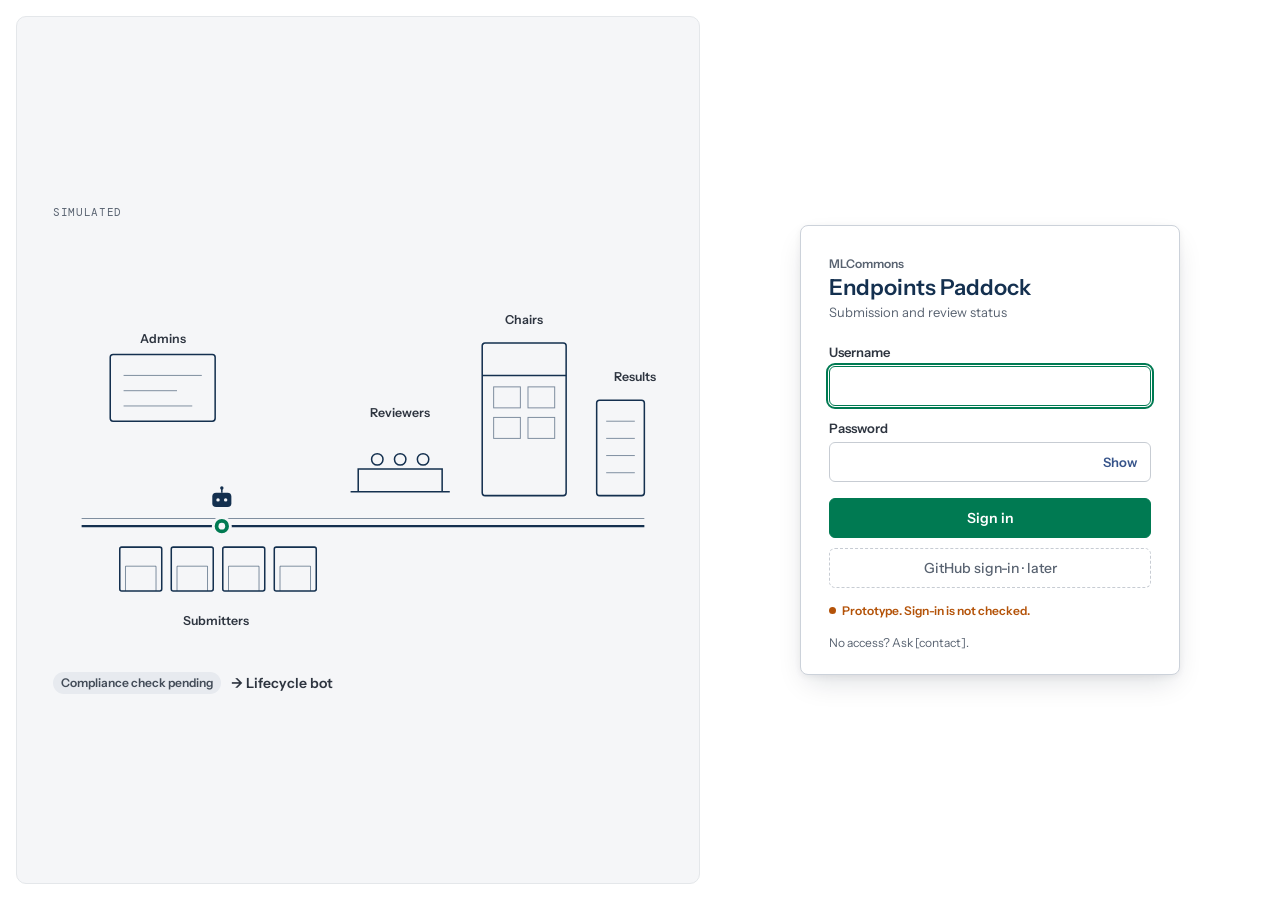
<file: docs/index.html>
<!doctype html>
<html lang="en">
<head>
<meta charset="utf-8">
<meta name="viewport" content="width=device-width, initial-scale=1">
<title>Endpoints Paddock</title>
<meta name="description" content="Sign-in page for Endpoints Paddock. Prototype with simulated data; sign-in is not checked.">
<script>
  // Apply the theme before first paint (same cookie as the status page).
  (function () {
    try {
      var m = document.cookie.match(/(?:^|; )theme=([^;]*)/);
      // Light unless dark was chosen.
      document.documentElement.setAttribute('data-theme', m && m[1] === 'dark' ? 'dark' : 'light');
    } catch (e) { /* ignore */ }
  })();
</script>
<link rel="preconnect" href="https://fonts.googleapis.com">
<link rel="preconnect" href="https://fonts.gstatic.com" crossorigin>
<link rel="stylesheet" href="https://fonts.googleapis.com/css2?family=DM+Mono:wght@400;500&family=Instrument+Sans:wght@400..700&display=swap">
<style>
:root {
  --bg: #ffffff; --bg-band: #f5f6f8; --bg-card: #ffffff; --bg-input: #ffffff;
  --line: #e4e7ea; --line-table: #ccd2da; --line-control: #c7ccd3;
  --text: #434c58; --text-strong: #2e3540; --text-muted: #596371;
  --navy: #14304f; --action: #007a52; --btn: #007a52; --btn-hover: #006644; --link: #37548a; --focus: #007a52;
  --soon: #b45309; --mint: #ccebd4;
  --slate-fg:#434c58; --slate-bg:#e7eaef; --blue-fg:#1e40af; --blue-bg:#dbeafe; --violet-fg:#5b21b6; --violet-bg:#ede9fe;
  --teal-fg:#0f766e; --teal-bg:#ccfbf1; --green-fg:#15803d; --green-bg:#dcfce7;
  --shadow: 0 12px 28px -8px rgb(15 23 42 / .16), 0 2px 6px 0 rgb(15 23 42 / .06);
  --font: 'Instrument Sans', -apple-system, BlinkMacSystemFont, 'Segoe UI', Roboto, Arial, sans-serif;
  --mono: 'DM Mono', ui-monospace, SFMono-Regular, Menlo, Consolas, monospace;
  color-scheme: light;
}
@media (prefers-color-scheme: dark) { :root:not([data-theme="light"]) { --bg:#1a2028; --bg-band:#202833; --bg-card:#2e3540; --bg-input:#262e3b;
 --line:#434c58; --line-table:#434c58; --line-control:#566070; --text:#acb4bf; --text-strong:#ffffff; --text-muted:#a3acb8;
 --navy:#ffffff; --action:#34d399; --link:#bed3fb; --focus:#34d399; --soon:#f1c281; --mint:#1f3a2c;
 --slate-fg:#ccd2da; --slate-bg:#3a4350; --blue-fg:#bed3fb; --blue-bg:#1c2b4a; --violet-fg:#ddd6fe; --violet-bg:#2e2550;
 --teal-fg:#99f6e4; --teal-bg:#12332f; --green-fg:#86efac; --green-bg:#14321f;
 --shadow: 0 12px 28px -8px rgb(0 0 0 / .5); color-scheme: dark; } }
:root[data-theme="dark"] { --bg:#1a2028; --bg-band:#202833; --bg-card:#2e3540; --bg-input:#262e3b;
 --line:#434c58; --line-table:#434c58; --line-control:#566070; --text:#acb4bf; --text-strong:#ffffff; --text-muted:#a3acb8;
 --navy:#ffffff; --action:#34d399; --link:#bed3fb; --focus:#34d399; --soon:#f1c281; --mint:#1f3a2c;
 --slate-fg:#ccd2da; --slate-bg:#3a4350; --blue-fg:#bed3fb; --blue-bg:#1c2b4a; --violet-fg:#ddd6fe; --violet-bg:#2e2550;
 --teal-fg:#99f6e4; --teal-bg:#12332f; --green-fg:#86efac; --green-bg:#14321f;
 --shadow: 0 12px 28px -8px rgb(0 0 0 / .5); color-scheme: dark; }

* { box-sizing: border-box; }
body { margin: 0; background: var(--bg); color: var(--text); font-family: var(--font); font-size: 14px; line-height: 20px; -webkit-font-smoothing: antialiased;
  padding-left: max(16px, env(safe-area-inset-left, 0px)); padding-right: max(16px, env(safe-area-inset-right, 0px)); padding-block: 16px; }
.sim { font-family: var(--mono); font-size: 11px; letter-spacing: .06em; text-transform: uppercase; color: var(--text-muted); }
.card { width: 100%; max-width: 380px; background: var(--bg-card); border: 1px solid var(--line-table); border-radius: 8px; padding: 28px 28px 22px; box-shadow: var(--shadow); position: relative; }
.brand-top { display: block; font-size: 12px; font-weight: 600; color: var(--text-muted); }
.brand-name { display: block; margin: 0; font-size: 22px; line-height: 28px; font-weight: 600; color: var(--navy); }
.brand-sub { display: block; font-size: 13px; color: var(--text-muted); margin-bottom: 20px; }
label { display: block; font-size: 13px; font-weight: 600; color: var(--text-strong); margin: 0 0 4px; }
.field { margin-bottom: 12px; }
.input { width: 100%; height: 40px; padding: 0 12px; font: inherit; color: var(--text-strong); background: var(--bg-input); border: 1px solid var(--line-control); border-radius: 6px; }
.input:focus-visible, .input:focus { outline: 2px solid var(--focus); outline-offset: 1px; border-color: var(--focus); }
.pw { position: relative; } .pw .input { padding-right: 64px; }
.pw-toggle { position: absolute; right: 4px; top: 4px; height: 32px; padding: 0 10px; border: 0; background: none; color: var(--link); font: 600 13px var(--font); border-radius: 4px; cursor: pointer; }
.btn { width: 100%; height: 40px; border-radius: 6px; font: 600 14px var(--font); display: inline-flex; align-items: center; justify-content: center; gap: 8px; }
.btn:focus-visible, .pw-toggle:focus-visible { outline: 2px solid var(--focus); outline-offset: 2px; }
.btn-primary { background: var(--btn); color: #fff; border: 1px solid var(--btn); margin-top: 4px; cursor: pointer; }
.btn-primary:hover { background: var(--btn-hover); border-color: var(--btn-hover); }
.btn-gh { margin-top: 10px; background: transparent; color: var(--text-muted); border: 1px dashed var(--line-control); cursor: not-allowed; font-weight: 500; }
.note { margin: 14px 0 0; font-size: 12px; line-height: 18px; color: var(--text-muted); }
.proto { color: var(--soon); font-weight: 600; display: flex; gap: 6px; align-items: baseline; }
.proto::before { content: ''; width: 7px; height: 7px; border-radius: 50%; background: currentColor; flex: none; transform: translateY(-1px); }
.pill { display: inline-flex; align-items: center; min-height: 22px; padding: 1px 8px; border-radius: 11px; font-size: 12px; line-height: 18px; font-weight: 600; }
.t-slate { color: var(--slate-fg); background: var(--slate-bg); } .t-blue { color: var(--blue-fg); background: var(--blue-bg); }
.t-violet { color: var(--violet-fg); background: var(--violet-bg); }
.t-teal { color: var(--teal-fg); background: var(--teal-bg); } .t-green { color: var(--green-fg); background: var(--green-bg); }
.wait { font-weight: 600; color: var(--text-strong); white-space: nowrap; }
@media (prefers-reduced-motion: reduce) { *, *::before, *::after { animation: none !important; transition: none !important; } }

.page { display: grid; grid-template-columns: minmax(0, 1.25fr) minmax(400px, 1fr); gap: 16px; min-height: calc(100vh - 32px); }
.panel { background: var(--bg-band); border: 1px solid var(--line); border-radius: 10px; padding: 32px 36px; display: flex; flex-direction: column; justify-content: center; gap: 18px; min-width: 0; overflow: hidden; }
.side { display: flex; align-items: center; justify-content: center; }
@media (max-width: 760px) {
  .page { display: flex; flex-direction: column; min-height: 0; }
  .side { order: 1; } .panel { order: 2; padding: 18px 16px; }
  .card { max-width: none; box-shadow: none; padding: 22px 18px 18px; }
}
/* Captions crossfade in one cell; only the first shows at t=0 and with reduced motion. */
@keyframes cap0 { 0%, 12.5% { opacity: 1; } 15%, 97% { opacity: 0; } 100% { opacity: 1; } }
@keyframes cap1 { 0%, 20% { opacity: 0; } 22.5%, 32.5% { opacity: 1; } 35%, 100% { opacity: 0; } }
@keyframes cap2 { 0%, 40% { opacity: 0; } 42.5%, 52.5% { opacity: 1; } 55%, 100% { opacity: 0; } }
@keyframes cap3 { 0%, 60% { opacity: 0; } 62.5%, 69.5% { opacity: 1; } 72%, 100% { opacity: 0; } }
@keyframes cap4 { 0%, 77% { opacity: 0; } 79.5%, 94.5% { opacity: 1; } 97%, 100% { opacity: 0; } }

.map { width: 100%; height: auto; max-height: calc(100vh - 220px); }
.map .ln { fill: none; stroke: var(--navy); stroke-width: 1.6; } .map .thin { stroke-width: 1; opacity: .55; }
.map .lane { fill: none; stroke: var(--navy); stroke-width: 2.6; }
.map .hl { fill: var(--mint); }
.map .lbl { fill: var(--text-strong); font: 600 13px var(--font); }
.map .mk { fill: var(--action); stroke: var(--bg-band); stroke-width: 3; } .map .mk-in { fill: var(--bg-band); }
.map .bot-b { fill: var(--navy); } .map .bot-e { fill: var(--bg-band); } .map .bot-l { stroke: var(--navy); stroke-width: 1.6; }
.caps { display: grid; min-height: 30px; } .cap { grid-area: 1 / 1; margin: 0; display: flex; align-items: center; gap: 10px; flex-wrap: wrap; }
.cap.c0 { animation: cap0 16s ease-in-out infinite; }
.cap.c1 { animation: cap1 16s ease-in-out infinite; }
.cap.c2 { animation: cap2 16s ease-in-out infinite; }
.cap.c3 { animation: cap3 16s ease-in-out infinite; }
.cap.c4 { animation: cap4 16s ease-in-out infinite; }
.cap:not(.c0) { opacity: 0; }
@media (max-width: 760px) { .map { max-height: none; } .map .lbl { font-size: 24px; } }
</style>
</head>
<body>
<main class="page">
  <section class="panel" aria-label="Paddock map">
    <span class="sim">Simulated</span>
    <svg class="anim map" viewBox="0 0 640 430" role="img" aria-label="A paddock: garages for submitters, pit wall for reviewers, race control for chairs, an office for admins, a results board. One simulated submission moves along the lane, and the place of whoever acts next lights up.">
  <rect x="300" y="196" width="128" height="82" rx="6" class="hl" fill-opacity="0"><animate attributeName="fill-opacity" dur="16s" repeatCount="indefinite" keyTimes="0.000;0.200;0.220;0.330;0.350;1.000" values="0;0;0.9;0.9;0;0"/></rect>
  <rect x="438" y="96" width="112" height="182" rx="6" class="hl" fill-opacity="0"><animate attributeName="fill-opacity" dur="16s" repeatCount="indefinite" keyTimes="0.000;0.400;0.420;0.530;0.550;1.000" values="0;0;0.9;0.9;0;0"/></rect>
  <g transform="translate(70,322)"><rect width="44" height="46" rx="2" class="ln"/><path d="M6 46 V20 H38 V46" class="ln thin"/></g><g transform="translate(124,322)"><rect width="44" height="46" rx="2" class="ln"/><path d="M6 46 V20 H38 V46" class="ln thin"/></g><g transform="translate(178,322)"><rect width="44" height="46" rx="2" class="ln"/><path d="M6 46 V20 H38 V46" class="ln thin"/></g><g transform="translate(232,322)"><rect width="44" height="46" rx="2" class="ln"/><path d="M6 46 V20 H38 V46" class="ln thin"/></g>
  <path d="M30 300 H620" class="lane"/><path d="M30 292 H620" class="ln thin"/>
  <g transform="translate(312,214)"><path d="M0 50 H104 M8 50 V26 H96 V50" class="ln"/><circle cx="28" cy="16" r="6" class="ln"/><circle cx="52" cy="16" r="6" class="ln"/><circle cx="76" cy="16" r="6" class="ln"/></g>
  <g transform="translate(450,108)"><rect width="88" height="160" rx="3" class="ln"/><path d="M0 34 H88" class="ln"/><rect x="12" y="46" width="28" height="22" class="ln thin"/><rect x="48" y="46" width="28" height="22" class="ln thin"/><rect x="12" y="78" width="28" height="22" class="ln thin"/><rect x="48" y="78" width="28" height="22" class="ln thin"/></g>
  <g transform="translate(570,168)"><rect width="50" height="100" rx="3" class="ln"/><path d="M10 22 H40 M10 40 H40 M10 58 H40 M10 76 H40" class="ln thin"/></g>
  <g transform="translate(60,120)"><rect width="110" height="70" rx="3" class="ln"/><path d="M14 22 H96 M14 38 H70 M14 54 H86" class="ln thin"/></g>
  <text x="171" y="404" class="lbl" text-anchor="middle">Submitters</text>
  <text x="364" y="186" class="lbl" text-anchor="middle">Reviewers</text>
  <text x="494" y="88" class="lbl" text-anchor="middle">Chairs</text>
  <text x="632" y="148" class="lbl" text-anchor="end">Results</text>
  <text x="115" y="108" class="lbl" text-anchor="middle">Admins</text>
  <g class="marker"><circle r="9" class="mk"/><circle r="3.5" class="mk-in"/>
    <g class="bot" transform="translate(0,-26)"><path d="M0 -9 V-13" class="bot-l"/><circle cy="-14" r="1.8" class="bot-b"/><rect x="-10" y="-9" width="20" height="15" rx="4" class="bot-b"/><circle cx="-4" cy="-1.5" r="1.8" class="bot-e"/><circle cx="4" cy="-1.5" r="1.8" class="bot-e"/>
      <animate attributeName="opacity" dur="16s" repeatCount="indefinite" keyTimes="0;0.13;0.15;0.6;0.62;0.7;0.72;0.97;1" values="1;1;0;0;1;1;0;0;1"/></g>
    <animateMotion dur="16s" repeatCount="indefinite" path="M177 300 H595" keyPoints="0;0;0.447;0.447;0.758;0.758;0.902;0.902;1;1;0;0" keyTimes="0;0.15;0.2;0.35;0.4;0.55;0.6;0.72;0.77;0.97;0.98;1" calcMode="linear"/>
    <animate attributeName="opacity" dur="16s" repeatCount="indefinite" keyTimes="0;0.95;0.97;0.98;1" values="1;1;0;0;1"/></g>
</svg>
    <div class="caps" aria-hidden="true"><p class="cap c0"><span class="pill t-slate">Compliance check pending</span><span class="wait">→ Lifecycle bot</span></p><p class="cap c1"><span class="pill t-blue">Peer review (Weeks 1–3)</span><span class="wait">→ Reviewer</span></p><p class="cap c2"><span class="pill t-violet">Objection resolution (Weeks 4–6)</span><span class="wait">→ Chair</span></p><p class="cap c3"><span class="pill t-teal">Finalized, waiting to publish</span><span class="wait">→ Lifecycle bot</span></p><p class="cap c4"><span class="pill t-green">Published</span><span class="wait">→ Nobody</span></p></div>
  </section>
  <section class="side"><form class="card" id="signin" action="status.html" method="get" novalidate>
  <span class="brand-top">MLCommons</span>
  <h1 class="brand-name">Endpoints Paddock</h1>
  <span class="brand-sub">Submission and review status</span>
  <div class="field"><label for="username">Username</label><input class="input" id="username" autocomplete="username" autofocus></div>
  <div class="field"><label for="password">Password</label><div class="pw"><input class="input" id="password" type="password" autocomplete="current-password">
    <button type="button" class="pw-toggle" id="pw-toggle" aria-controls="password">Show</button></div></div>
  <button type="submit" class="btn btn-primary" id="signin-btn">Sign in</button>
  <button type="button" class="btn btn-gh" id="github-btn" disabled>GitHub sign-in · later</button>
  <p class="note proto">Prototype. Sign-in is not checked.</p>
  <p class="note">No access? Ask [contact].</p>
</form></section>
</main>
<script>
(function () {
  var f = document.getElementById('signin'), pw = document.getElementById('password'), t = document.getElementById('pw-toggle');
  // Nothing is checked: go to the status page, keeping any link state (e.g. an old shared ?sub=… link).
  f.addEventListener('submit', function (e) { e.preventDefault(); location.href = 'status.html' + location.search + location.hash; });
  t.addEventListener('click', function () { var show = pw.type === 'password'; pw.type = show ? 'text' : 'password'; t.textContent = show ? 'Hide' : 'Show'; });
  var u = document.getElementById('username'); if (u) u.focus({ preventScroll: true });
  // SVG (SMIL) motion follows the reduced-motion setting too: hold the first frame.
  var mq = window.matchMedia('(prefers-reduced-motion: reduce)');
  function apply() { document.querySelectorAll('svg.anim').forEach(function (s) { if (mq.matches) { s.pauseAnimations(); s.setCurrentTime(0); } else s.unpauseAnimations(); }); }
  apply(); if (mq.addEventListener) mq.addEventListener('change', apply);
})();
</script>
</body>
</html>
</file>
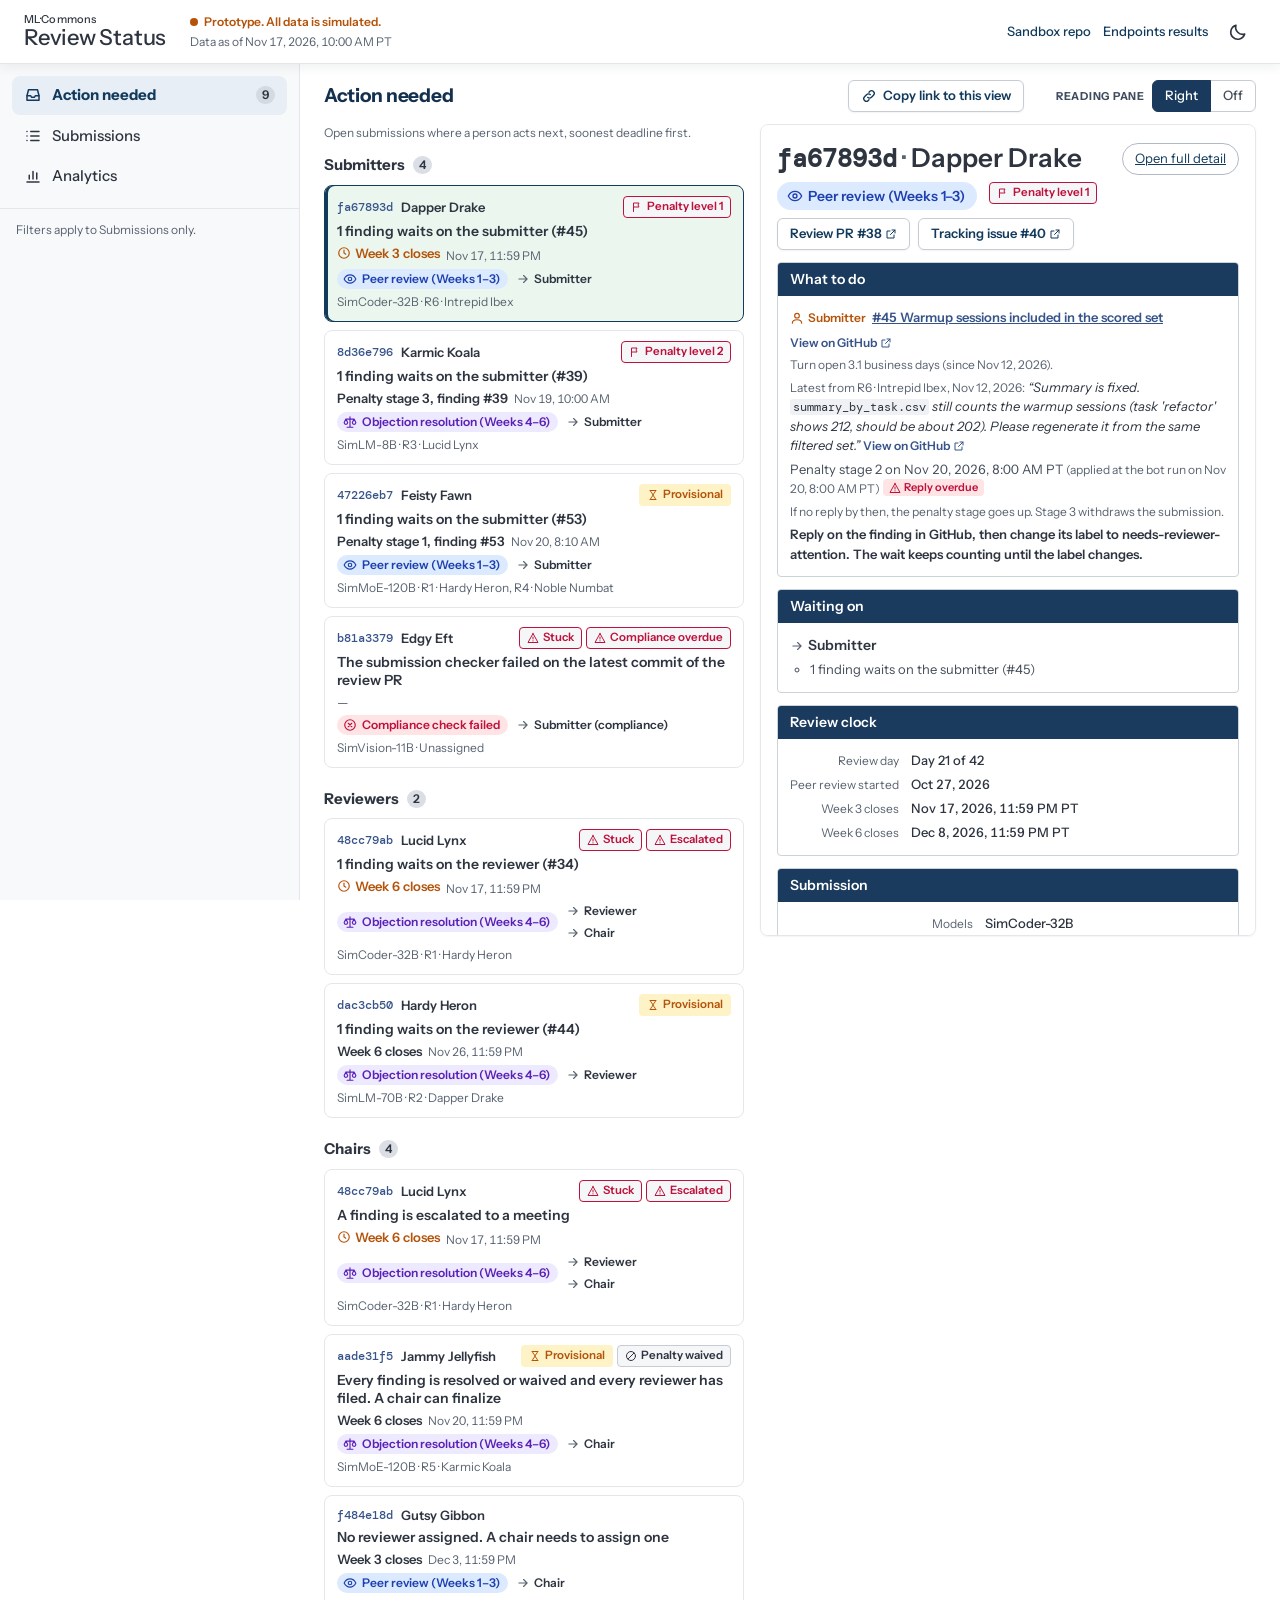
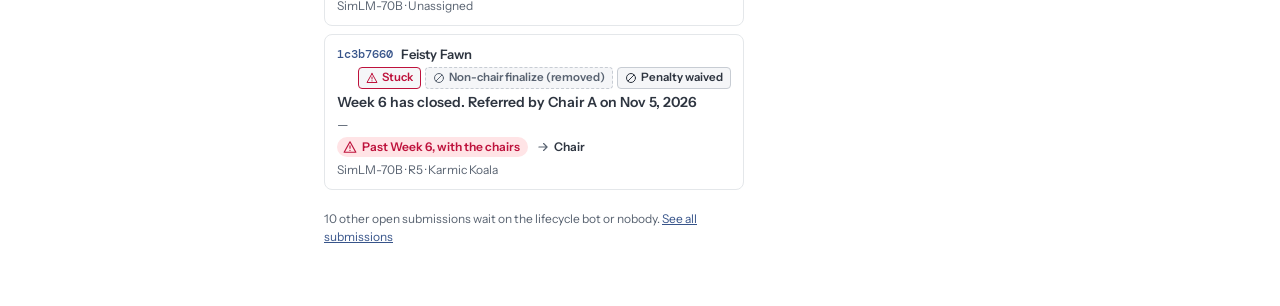
<file: docs/status.html>
<!doctype html>
<html lang="en">
<head>
  <meta charset="utf-8">
  <meta name="viewport" content="width=device-width, initial-scale=1">
  <title>Endpoints Review Status</title>
  <meta name="description" content="Read-only view of MLCommons Endpoints submissions in review. Prototype with simulated data.">
  <script>
    // Apply the theme before first paint (same cookie as the results visualizer).
    (function () {
      try {
        var m = document.cookie.match(/(?:^|; )theme=([^;]*)/);
        var t = m ? m[1] : null;
        var dark = t === 'dark'; // light unless dark was chosen
        if (dark) document.documentElement.classList.add('dark');
      } catch (e) { /* ignore */ }
    })();
  </script>
  <link rel="preconnect" href="https://fonts.googleapis.com">
  <link rel="preconnect" href="https://fonts.gstatic.com" crossorigin>
  <link href="https://fonts.googleapis.com/css2?family=DM+Mono:wght@400;500&family=Instrument+Sans:wght@400..700&display=swap" rel="stylesheet">
  <script>
    // If a module fails to load (e.g. a cached old file next to a new one), say so instead of
    // leaving the page blank. Plain text here: copy.js may be the file that failed.
    window.addEventListener('load', function () {
      if (window.reviewStatusReady) return;
      var n = document.getElementById('load-error');
      if (n) n.hidden = false;
    });
  </script>
  <link rel="stylesheet" href="v/12cdcf410d/styles.css">
  <script type="module" src="v/12cdcf410d/js/app.js"></script>
</head>
<body>
  <script>
    // Apply the remembered "filters hidden" choice before first paint (app.js stores it).
    try { if (localStorage.getItem('reviewStatus.filtersHidden') === '1') document.body.classList.add('filters-hidden'); } catch (e) { /* show by default */ }
  </script>
  <p id="load-error" class="load-error" role="alert" hidden>The page did not load. Reload it (Ctrl+Shift+R, or Cmd+Shift+R on a Mac). If it still fails, tell the page owner.</p>
  <a class="skip" href="#main" data-copy="app.skipToList">Skip to submissions</a>

  <header class="site-header">
    <div class="brand">
      <span class="brand-top" data-copy="app.brandTop">ML·Commons</span>
      <span class="brand-bottom" data-copy="app.brandBottom">Review Status</span>
    </div>
    <div class="proto">
      <span class="proto-note"><span class="proto-dot" aria-hidden="true"></span><span data-copy="app.prototype">Prototype. All data is simulated.</span></span>
      <span id="as-of" class="as-of"></span>
    </div>
    <nav class="header-links">
      <button type="button" id="menu-toggle" class="icon-btn only-phone" aria-expanded="false" aria-controls="hdr-links" data-copy-attr="aria-label:app.menu"><svg class="icon" viewBox="0 0 24 24" fill="none" stroke="currentColor" stroke-width="2" stroke-linecap="round" aria-hidden="true"><path d="M4 6h16M4 12h16M4 18h16"/></svg></button>
      <span id="hdr-links" class="hdr-links">
        <a id="source-link" class="hlink" target="_blank" rel="noopener noreferrer" hidden data-copy="app.sourceRepo">Sandbox repo</a>
        <a id="results-link" class="hlink" target="_blank" rel="noopener noreferrer" data-copy="app.resultsLink">Endpoints results</a>
      </span>
      <button type="button" id="copy-link-hdr" class="icon-btn only-phone" data-copy-link data-copy-attr="aria-label:app.copyLink"><svg class="icon" viewBox="0 0 24 24" fill="none" stroke="currentColor" stroke-width="2" stroke-linecap="round" stroke-linejoin="round" aria-hidden="true"><path d="M10 14a4 4 0 0 0 5.7 0l3-3a4 4 0 0 0-5.7-5.7l-1 1M14 10a4 4 0 0 0-5.7 0l-3 3a4 4 0 0 0 5.7 5.7l1-1"/></svg></button>
      <span id="copy-link-status-hdr" class="sr-only" role="status"></span>
      <button type="button" id="theme-toggle" class="icon-btn" data-copy-attr="aria-label:app.themeToggle"></button>
    </nav>
  </header>

  <div id="notes" class="notes"></div>
  <p id="load-status" class="load-status" role="status"></p>

  <div class="app">
    <aside id="filters" class="sidebar" aria-label="Pages and filters">
      <nav class="side-nav" id="side-nav" aria-label="Pages" data-copy-attr="aria-label:views.nav"></nav>
      <div id="filters-body"></div>
    </aside>
    <div id="backdrop" class="backdrop" hidden></div>

    <main id="main" class="main" tabindex="-1">
      <div id="list-view">
        <nav class="view-tabs" id="view-tabs" aria-label="Pages" data-copy-attr="aria-label:views.nav"></nav>
        <div class="title-row">
          <h1 class="view-heading" id="view-heading"></h1>
          <form id="search-form" class="search" role="search">
            <label for="search" class="sr-only" data-copy="filters.search">Search</label>
            <input id="search" type="search" class="field-control" autocomplete="off" data-copy-attr="placeholder:filters.searchPlaceholder" aria-describedby="search-help">
            <span id="search-help" class="sr-only" data-copy="filters.searchHelp"></span>
          </form>
          <button type="button" id="open-filters" class="btn-pill" aria-controls="filters" aria-expanded="true">
            <svg class="icon" viewBox="0 0 24 24" fill="none" stroke="currentColor" stroke-width="2" stroke-linecap="round" stroke-linejoin="round" aria-hidden="true"><path d="M3 5h18l-7 8v6l-4 2v-8L3 5z"/></svg>
            <span data-copy="filters.open">Filters</span><span id="filters-count" class="count-pill"></span>
          </button>
          <button type="button" id="copy-link" class="btn-quiet copy-link">
            <svg class="icon" viewBox="0 0 24 24" fill="none" stroke="currentColor" stroke-width="2" stroke-linecap="round" stroke-linejoin="round" aria-hidden="true"><path d="M10 14a4 4 0 0 0 5.7 0l3-3a4 4 0 0 0-5.7-5.7l-1 1M14 10a4 4 0 0 0-5.7 0l-3 3a4 4 0 0 0 5.7 5.7l1-1"/></svg>
            <span data-copy="app.copyLink">Copy link to this view</span>
          </button>
          <span id="copy-link-status" class="meta" role="status"></span>
          <span id="pane-slot" class="pane-slot"></span>
        </div>
        <div id="view-action" class="split" hidden></div>
        <div id="view-analytics" hidden>
          <div id="program-top"></div>
          <div id="metrics"></div>
          <div id="stages"></div>
          <div id="program-bottom"></div>
        </div>
        <div id="view-list" hidden>
          <div class="toolbar">
            <div id="groupbar"></div>
            <div id="chips" class="chips"></div>
          </div>
          <div id="search-note"></div>
          <div id="list"></div>
        </div>
      </div>
      <div id="detail-view" hidden></div>
    </main>
  </div>
</body>
</html>
</file>
<file: docs/v/12cdcf410d/styles.css>
/* Endpoints review status page. Tokens follow the Endpoints results visualizer (see DESIGN.md). */

:root {
  --font: 'Instrument Sans', -apple-system, BlinkMacSystemFont, 'Segoe UI', Roboto, 'Helvetica Neue', Arial, sans-serif;
  --mono: 'DM Mono', ui-monospace, SFMono-Regular, Menlo, Consolas, monospace;

  --bg: #ffffff;
  --bg-band: #f5f6f8;
  --bg-status: #eef1f4;
  --bg-card: #ffffff;
  --bg-sidebar: #f8f9fa;
  --bg-hover: rgba(204, 235, 212, 0.25);
  --bg-selected: rgba(204, 235, 212, 0.4);
  --line: #e4e7ea;
  --line-table: #ccd2da;
  --line-row: #e7eaef;
  --line-control: #c7ccd3;
  --text: #434c58;
  --text-strong: #2e3540;
  --text-label: #3f4d5e;
  --text-muted: #596371;
  --text-th: #5d6775;
  --navy: #14304f;
  --navy-ui: #123a5c;
  --navy-card: #1a3a5e;
  --nav-pill: #e8eef5;
  --mint: #ccebd4;
  --action: #009966;
  --action-text: #007a52;
  --focus: rgba(0, 153, 102, 0.45);
  --link: #37548a;
  --link-hover: #2b416b;
  --kbd-bg: #eff1f4;
  --warn: #be123c;
  --warn-bg: #ffe4e6;
  --soon: #b45309;
  --shadow-overlay: 0 12px 28px -8px rgb(15 23 42 / 0.22), 0 2px 6px 0 rgb(15 23 42 / 0.08);
  --shadow-raised: 0 1px 2px 0 rgb(15 23 42 / 0.05);

  /* stage tones: fg / bg */
  --slate-fg: #434c58; --slate-bg: #e7eaef;
  --blue-fg: #1e40af; --blue-bg: #dbeafe;
  --violet-fg: #5b21b6; --violet-bg: #ede9fe;
  --rose-fg: #be123c; --rose-bg: #ffe4e6;
  --teal-fg: #0f766e; --teal-bg: #ccfbf1;
  --green-fg: #15803d; --green-bg: #dcfce7;
  --amber-fg: #b45309; --amber-bg: #fef3c7;
  --closed-fg: #596371;

  /* review-phase bar: ordinal blue ramp + critical (validated with the dataviz palette checker) */
  --phase-1: #86b6ef; --phase-2: #1c5cab; --phase-crit: #d03b3b;

  --header-h: 64px;
  --sidebar-w: 300px;
  --nav-w: 216px;
  --radius-control: 6px;
  --radius-card: 4px;
  --radius-panel: 8px;
  color-scheme: light;
}

@media (prefers-color-scheme: dark) {
  :root:not([data-theme="light"]) { /* only used before app.js sets the class */ }
}
html.dark {
  --bg: #1a2028;
  --bg-band: #202833;
  --bg-status: #262e3b;
  --bg-card: #2e3540;
  --bg-sidebar: #14181f;
  --bg-hover: rgba(204, 235, 212, 0.06);
  --bg-selected: #283437;
  --line: #434c58;
  --line-table: #434c58;
  --line-row: #2e3540;
  --line-control: #434c58;
  --text: #acb4bf;
  --text-strong: #ffffff;
  --text-label: #acb4bf;
  --text-muted: #a3acb8;
  --text-th: #acb4bf;
  --navy: #ffffff;
  --navy-ui: #ffffff;
  --navy-card: #566467;
  --nav-pill: #434c58;
  --action-text: #34d399;
  --link: #bed3fb;
  --link-hover: #d7e4ff;
  --kbd-bg: #2e3540;
  --warn: #fda4af;
  --warn-bg: #3b1820;
  --soon: #f1c281;

  --slate-fg: #ccd2da; --slate-bg: #2e3540;
  --blue-fg: #bed3fb; --blue-bg: #1c2b4a;
  --violet-fg: #ddd6fe; --violet-bg: #2e2550;
  --rose-fg: #fda4af; --rose-bg: #3b1820;
  --teal-fg: #99f6e4; --teal-bg: #12332f;
  --green-fg: #86efac; --green-bg: #14321f;
  --amber-fg: #f1c281; --amber-bg: #302818;
  --closed-fg: #9099a5;
  --phase-1: #2a78d6; --phase-2: #9ec5f4; --phase-crit: #d03b3b;
  color-scheme: dark;
}

* { box-sizing: border-box; }
html { background: var(--bg); }
body {
  margin: 0; background: var(--bg); color: var(--text); font-family: var(--font);
  font-size: 14px; line-height: 1.5; font-optical-sizing: auto; -webkit-font-smoothing: antialiased;
}
h1, h2, h3, h4 { margin: 0; font-weight: 600; color: var(--text-strong); }
p { margin: 0; }
a { color: var(--link); }
a:hover { color: var(--link-hover); }
button { font: inherit; color: inherit; }
.num, time { font-variant-numeric: tabular-nums; }
.mcard-value .num { font-variant-numeric: normal; }
.mono { font-family: var(--mono); font-size: 0.95em; }
.muted { color: var(--text-muted); }
.meta { font-size: 12px; line-height: 18px; color: var(--text-muted); }
.micro { font-size: 11px; line-height: 16px; font-weight: 700; letter-spacing: 0.07em; text-transform: uppercase; color: var(--text-label); }
.block { display: block; }
.nw { white-space: nowrap; }
.sr-only { position: absolute; left: 0; top: 0; width: 1px; height: 1px; padding: 0; margin: -1px; overflow: hidden; clip: rect(0 0 0 0); white-space: nowrap; border: 0; }
.icon { width: 16px; height: 16px; flex: none; vertical-align: -3px; }
[hidden] { display: none !important; }
:focus-visible { outline: 2px solid var(--action); outline-offset: 2px; border-radius: 3px; }
.skip { position: absolute; left: 8px; top: -40px; background: var(--navy-ui); color: #fff; padding: 6px 10px; border-radius: 6px; z-index: 100; }
html.dark .skip { color: #1a2028; }
.skip:focus { top: 8px; }

/* ---------------------------------------------------------------- header */
.site-header {
  position: sticky; top: 0; z-index: 40; min-height: var(--header-h); display: flex; align-items: center; gap: 12px 24px;
  flex-wrap: wrap; padding: 8px 24px; background: var(--bg); border-bottom: 1px solid var(--line);
  box-shadow: 0 4px 10px rgba(16, 32, 48, 0.06);
}
.brand { display: flex; flex-direction: column; line-height: 1; color: var(--text-strong); }
.brand-top { font-size: 11px; font-weight: 500; letter-spacing: 0.01em; }
.brand-bottom { font-size: 22px; font-weight: 500; letter-spacing: -0.01em; margin-top: 2px; }
.proto { display: flex; flex-direction: column; gap: 2px; font-size: 12px; }
.proto-note { display: inline-flex; align-items: center; gap: 6px; color: var(--amber-fg); font-weight: 600; }
.proto-dot { width: 8px; height: 8px; border-radius: 50%; background: var(--amber-fg); }
.as-of { color: var(--text-muted); }
.header-links { display: flex; align-items: center; gap: 12px; margin-left: auto; }
.hlink { font-size: 13px; font-weight: 500; color: var(--navy-ui); text-decoration: none; }
.hlink:hover { text-decoration: underline; color: var(--navy-ui); }

/* ---------------------------------------------------------------- controls */
.field-label { display: flex; align-items: center; gap: 6px; font-size: 11px; line-height: 16px; font-weight: 700; letter-spacing: 0.025em; text-transform: uppercase; color: var(--text-label); margin: 0 0 6px; }
.field-label.inline { display: inline-flex; margin: 0; }
.field-control {
  height: 36px; padding: 0 10px; border: 1px solid var(--line-control); border-radius: var(--radius-control);
  background: var(--bg); color: var(--text-strong); font: inherit; font-size: 13px;
}
.field-control.sm { height: 32px; }
.field-control.narrow { width: 72px; }
.field-control:focus { outline: none; border-color: var(--action); box-shadow: 0 0 0 2px rgba(0, 153, 102, 0.2); }
.field-control:disabled { opacity: 0.5; cursor: not-allowed; }
html.dark .field-control { background: #2e3540; }
.count-pill { display: inline-flex; align-items: center; justify-content: center; min-width: 18px; height: 18px; padding: 0 6px; border-radius: 999px; background: rgba(204, 210, 218, 0.7); color: var(--text-strong); font-size: 12px; font-weight: 600; }
.count-pill:empty { display: none; }
html.dark .count-pill { background: #2e3540; color: #ccd2da; }
.btn-quiet {
  display: inline-flex; align-items: center; gap: 6px; height: 32px; padding: 0 12px; border: 1px solid var(--line-control);
  border-radius: var(--radius-control); background: var(--bg); color: var(--navy-ui); font-size: 13px; font-weight: 600;
  cursor: pointer; box-shadow: var(--shadow-raised); text-decoration: none; white-space: nowrap;
}
.btn-quiet:hover { border-color: var(--action); color: var(--action-text); }
html.dark .btn-quiet { background: #2e3540; color: #e4e8ee; }
.btn-link { background: none; border: 0; padding: 0; color: var(--link); font-weight: 600; font-size: 13px; cursor: pointer; text-decoration: underline; text-underline-offset: 2px; }
.btn-pill {
  display: inline-flex; align-items: center; gap: 6px; height: 32px; padding: 0 12px; border: 1px solid rgba(31, 58, 92, 0.35);
  border-radius: 999px; background: transparent; color: var(--navy-ui); font-size: 13px; cursor: pointer;
}
.btn-pill[aria-expanded="true"] { background: var(--navy-ui); color: #fff; border-color: var(--navy-ui); }
html.dark .btn-pill { border-color: #737d8b; }
html.dark .btn-pill[aria-expanded="true"] { background: #3a618d; border-color: #3a618d; color: #fff; }
.btn-pill .count-pill { background: rgba(255, 255, 255, 0.85); color: var(--navy-ui); }
.icon-btn { display: inline-flex; align-items: center; justify-content: center; width: 36px; height: 36px; border: 0; border-radius: 8px; background: transparent; color: var(--text-strong); cursor: pointer; }
.icon-btn:hover { background: var(--bg-status); }
.icon-btn.xs { width: 24px; height: 24px; border-radius: 4px; }
.icon-btn.xs .icon { width: 14px; height: 14px; }
.icon-btn:disabled { opacity: 0.35; cursor: not-allowed; }
.icon-btn .icon { width: 20px; height: 20px; }
.seg-group { display: inline-flex; align-items: center; flex-wrap: wrap; }
.seg-label { margin-right: 8px; }
.seg-btn {
  height: 32px; padding: 0 12px; border: 1px solid var(--line-control); margin-left: -1px; background: var(--bg);
  color: var(--text); font-size: 13px; font-weight: 500; cursor: pointer;
}
.seg-btn:first-of-type { border-radius: 6px 0 0 6px; }
.seg-btn:last-of-type { border-radius: 0 6px 6px 0; }
.seg-btn[aria-pressed="true"], .seg-btn[aria-selected="true"] { background: #1a3a5d; border-color: #1a3a5d; color: #fff; position: relative; }
html.dark .seg-btn { background: #2e3540; }
html.dark .seg-btn[aria-pressed="true"], html.dark .seg-btn[aria-selected="true"] { background: #3a618d; border-color: #3a618d; }
kbd { font-family: var(--mono); font-size: 11px; background: var(--kbd-bg); border-radius: 4px; padding: 1px 6px; box-shadow: inset 0 -1px 0 var(--line-control); color: var(--text); }

/* ---------------------------------------------------------------- notes */
.notes { padding: 0 24px; }
.note { display: flex; align-items: center; gap: 8px; margin: 8px 0; padding: 8px 12px; border: 1px solid var(--line); border-radius: var(--radius-panel); background: var(--bg-band); font-size: 13px; }
.note > span { flex: 1; }
.note.warnings { display: block; }
.note.warnings summary { cursor: pointer; display: flex; gap: 8px; align-items: center; }
.note.warnings ul { margin: 6px 0 0 24px; padding: 0; }
.load-status { padding: 24px; }
.load-status:empty { display: none; }
.load-status.error { color: var(--warn); }

/* ---------------------------------------------------------------- layout */
.app { display: grid; grid-template-columns: var(--sidebar-w) minmax(0, 1fr); align-items: start; }
/* Hiding filters, or opening a full detail, keeps the pages on the left; only the filter list goes. */
body.filters-hidden .app, body.in-detail .app { grid-template-columns: var(--nav-w) minmax(0, 1fr); }
body.filters-hidden #filters-body, body.in-detail #filters-body { display: none; }
.sidebar {
  position: sticky; top: var(--header-h); height: calc(100vh - var(--header-h)); overflow-y: auto;
  background: var(--bg-sidebar); border-right: 1px solid var(--line); padding: 0 0 24px;
}
.main { min-width: 0; padding: 16px 24px 48px; }
.main:focus { outline: none; }
.backdrop { position: fixed; inset: 0; background: rgba(0, 0, 0, 0.4); z-index: 44; }
.only-drawer { display: none; }
.only-wide { display: inline-flex; }
#hide-filters { color: var(--text-muted); }
#hide-filters:hover { color: var(--text-strong); }

.title-row { display: flex; align-items: center; gap: 12px 16px; flex-wrap: wrap; margin-bottom: 12px; }
.view-heading { font-size: 19px; font-weight: 700; letter-spacing: -0.015em; color: var(--navy); line-height: 1.375; }
.search { flex: 1; min-width: 200px; max-width: 420px; margin-left: auto; }
.search .field-control { width: 100%; }

/* ---------------------------------------------------------------- pages and reading pane */
/* Left panel: the three pages on top, filters below (filters only on Submissions). */
.side-nav { display: flex; flex-direction: column; gap: 2px; padding: 12px; border-bottom: 1px solid var(--line); }
.nav-item { display: flex; align-items: center; gap: 10px; padding: 8px 12px; border-radius: var(--radius-panel); color: var(--text-strong); text-decoration: none; font-size: 15px; font-weight: 500; }
.nav-item .icon { width: 18px; height: 18px; flex: none; }
.nav-item:hover { background: var(--bg-status); }
.nav-item[aria-current="page"] { background: var(--nav-pill); color: var(--navy-ui); font-weight: 700; }
.nav-item .count-pill { margin-left: auto; }
.side-note { padding: 12px 16px; margin: 0; }
/* The same pages as tabs, when the left panel is hidden or a drawer. */
.view-tabs { display: none; gap: 4px; flex-wrap: wrap; margin-bottom: 12px; }
.view-tabs .nav-item { padding: 6px 12px; font-size: 14px; border: 1px solid var(--line-control); }
.view-note { margin: 0 0 12px; }

.pane-slot:empty { display: none; }
/* Without the search box (Action needed, Program) the title-row controls sit at the right. */
body:not([data-page="list"]) .copy-link { margin-left: auto; }
.split-body { display: grid; grid-template-columns: minmax(340px, 420px) minmax(0, 1fr); gap: 16px; align-items: start; }
.split-list { min-width: 0; }
.pane {
  position: sticky; top: calc(var(--header-h) + 12px); max-height: calc(100vh - var(--header-h) - 24px); overflow-y: auto; min-width: 0;
  padding: 16px; border: 1px solid var(--line); border-radius: var(--radius-panel); background: var(--bg-card); box-shadow: var(--shadow-raised);
}
.pane-head .detail-head-row { align-items: center; }
.pane-head .detail-title:focus { outline: none; }
.pane-head .detail-links { margin-top: 8px; }
.pane-cards { display: grid; gap: 12px; margin-top: 12px; }

/* Compact rows. Beside the pane they form one column; with the pane off they fill the width. */
.crows { list-style: none; margin: 0; padding: 0; display: grid; gap: 8px; }
.split-list:only-child .crows { grid-template-columns: repeat(auto-fill, minmax(340px, 1fr)); }
.crow-link {
  display: grid; gap: 4px; padding: 10px 12px; border: 1px solid var(--line); border-radius: var(--radius-panel);
  background: var(--bg-card); color: var(--text); text-decoration: none; font-size: 13px; line-height: 18px;
}
.crow-link:hover { border-color: var(--line-control); background: var(--bg-hover); }
.crow-link:focus-visible { outline: 2px solid var(--focus); outline-offset: 1px; }
.crow.sel .crow-link { border-color: var(--navy-ui); box-shadow: inset 3px 0 0 var(--navy-ui); background: var(--bg-selected); }
.crow-top { display: flex; align-items: center; flex-wrap: wrap; gap: 4px 8px; }
.crow-id { color: var(--link); font-weight: 500; }
.crow-org { color: var(--text-strong); font-weight: 600; }
.crow-top .flags { margin-left: auto; }
.crow-step { color: var(--text-strong); font-size: 14px; font-weight: 600; }
.crow-due .meta.block { display: inline; margin-left: 6px; }
.crow-meta { display: flex; align-items: center; flex-wrap: wrap; gap: 4px 8px; }
.agroup { margin-bottom: 20px; }
.agroup-h { display: flex; align-items: center; gap: 8px; margin: 0 0 8px; font-size: 15px; font-weight: 700; color: var(--text-strong); }

/* ---------------------------------------------------------------- sidebar */
.sidebar-head { display: flex; align-items: center; gap: 8px; padding: 12px 16px; border-bottom: 1px solid var(--line); position: sticky; top: 0; background: var(--bg-sidebar); z-index: 1; }
.sidebar-head h2 { flex: 1; }
.fsection { border-bottom: 1px solid var(--line); }
.fsection-title { list-style: none; display: flex; align-items: center; gap: 6px; padding: 12px 16px; cursor: pointer; font-size: 13px; font-weight: 700; text-transform: uppercase; letter-spacing: 0.05em; color: var(--action-text); }
.fsection-title::-webkit-details-marker { display: none; }
.fsection[open] > .fsection-title .chev { transform: rotate(90deg); }
.fsection-title .chev { transition: transform 150ms; width: 14px; height: 14px; }
.fsection-body { padding: 0 16px 12px; }
.fgroup { border: 0; padding: 0; margin: 0 0 14px; min-width: 0; }
.fgroup legend { padding: 0; }
.checks { list-style: none; margin: 0; padding: 0; }
.checks li { margin: 0; }
.checks label, .toggle { display: flex; align-items: flex-start; gap: 8px; padding: 3px 0; font-size: 13px; cursor: pointer; color: var(--text-strong); }
.checks input, .toggle input { accent-color: var(--action); width: 16px; height: 16px; margin: 2px 0 0; flex: none; }
.checks.nested { padding-left: 24px; }
.status-row { font-weight: 600; }
.db-status { font-family: var(--mono); font-size: 10.5px; color: var(--text-muted); letter-spacing: 0; margin-left: 4px; }
.status-row .db-status, .checks .db-status { margin-left: auto; padding-left: 6px; }
.toggle { margin: 4px 0 10px; }
.inline-field { display: flex; align-items: center; gap: 8px; margin-top: 6px; }
.date-pair { display: grid; grid-template-columns: 1fr 1fr; gap: 8px; }
.date-pair label { display: flex; flex-direction: column; gap: 2px; }
.date-pair .field-control { width: 100%; min-width: 0; padding: 0 4px; font-size: 12px; }
.date-pair label { min-width: 0; }

/* ---------------------------------------------------------------- program metrics (draft) */
/* One 12-column grid; each tile sets its span. Three numbers, then the chart (8) beside coverage (4). */
.program { margin-bottom: 16px; }
#program-bottom .program { margin-top: 4px; }
.program-place { margin-left: auto; }
.pgrid { display: grid; grid-template-columns: repeat(12, minmax(0, 1fr)); gap: 12px; }
.pgrid > .pstat { grid-column: span 4; gap: 4px; }
.pgrid > .pchart-card { grid-column: span 8; }
.pgrid > .pcover-card { grid-column: span 4; }
.pcard-head { display: flex; align-items: center; justify-content: space-between; flex-wrap: wrap; gap: 8px 12px; }
.pchart { list-style: none; margin: 0; padding: 0; display: flex; align-items: stretch; height: 188px; }
.pcol { flex: 1 1 0; min-width: 0; display: flex; flex-direction: column; align-items: center; }
/* The open cohort is still filling up: lighter bar. */
.pcol.open .pbar { background: var(--phase-1); }
.pcol.open .plab { font-weight: 600; color: var(--text-strong); }
.pval { font-size: 12px; line-height: 16px; font-weight: 600; color: var(--text-strong); margin-bottom: 2px; }
/* padding-top leaves room for the count above the tallest column; heights resolve against the rest. */
.pbar-track { flex: 1; width: 100%; padding-top: 18px; display: flex; flex-direction: column; align-items: center; justify-content: flex-end; border-bottom: 1px solid var(--line-table); }
.pbar { display: block; width: min(calc(100% - 2px), 40px); background: var(--phase-2); border-radius: 4px 4px 0 0; }
.plab { font-size: 11px; line-height: 16px; color: var(--text-muted); padding-top: 4px; white-space: nowrap; }
.pmodels { list-style: none; margin: 0; padding: 0; display: flex; flex-direction: column; gap: 10px; }
.pmodel { display: grid; grid-template-columns: minmax(0, 1fr) auto; gap: 4px 8px; font-size: 13px; line-height: 18px; }
.pmodel-name { color: var(--text); overflow-wrap: anywhere; }
.pmodel-n { color: var(--text-strong); font-weight: 600; text-align: right; }
.pmodel-track { grid-column: 1 / -1; grid-row: 2; height: 8px; border-radius: 4px; background: var(--bg-status); overflow: hidden; }
.pmodel-bar { display: block; height: 100%; background: var(--phase-2); border-radius: 4px; }
.pdetail summary { cursor: pointer; font-size: 13px; font-weight: 600; color: var(--link); }
.pdetail .meta { display: block; margin: 6px 0; }
.pheat-wrap { overflow-x: auto; }
.pheat { border-collapse: separate; border-spacing: 3px; font-size: 12px; line-height: 14px; }
.pheat th { font-weight: 500; text-align: left; color: var(--text); white-space: nowrap; padding-right: 6px; }
.pheat td { padding: 0; }
.pdot { display: block; width: 12px; height: 12px; border-radius: 2px; border: 1px solid var(--line-control); }
.pdot.on { background: var(--phase-2); border-color: var(--phase-2); }
@media (max-width: 1100px) {
  .pgrid > .pchart-card, .pgrid > .pcover-card { grid-column: span 12; }
}
@media (max-width: 640px) {
  .pgrid > .pstat { grid-column: span 12; }
  .program-place { margin-left: 0; }
}

/* ---------------------------------------------------------------- metrics */
.metrics { margin-bottom: 12px; }
.metrics-head { display: flex; align-items: center; flex-wrap: wrap; gap: 8px 16px; margin-bottom: 8px; }
.mresp { grid-column: span 2; display: grid; grid-template-columns: repeat(2, minmax(0, 1fr)); gap: 8px 12px; align-content: start; }
.mresp-head { grid-column: 1 / -1; display: flex; align-items: center; justify-content: space-between; flex-wrap: wrap; gap: 4px 12px; }
.mresp-head .meta { flex-basis: 100%; }
/* Metric cards: a title, one large number, at most one supporting line, then an optional
   phase bar or breakdown list. Modelled on stat panels (DESIGN.md references 5, 12). */
.mcards { display: grid; grid-template-columns: repeat(auto-fit, minmax(220px, 1fr)); gap: 12px; }
.mcards-more { margin-top: 12px; grid-template-columns: repeat(auto-fill, minmax(200px, 1fr)); }
.mcard {
  display: flex; flex-direction: column; gap: 10px; min-width: 0;
  padding: 16px; border: 1px solid var(--line); border-radius: var(--radius-panel);
  background: var(--bg-card); box-shadow: var(--shadow-raised);
}
.mcard-main {
  display: flex; flex-direction: column; align-items: flex-start; gap: 6px;
}
.mcard-title { font-size: 15px; line-height: 20px; font-weight: 600; color: var(--text-strong); }
.period-pill {
  font-size: 12px; line-height: 16px; padding: 1px 8px;
  border: 1px solid var(--line-control); border-radius: 999px; color: var(--text-muted);
}
.mcard-value { display: flex; align-items: baseline; gap: 6px; margin-top: 4px; color: var(--text-strong); }
.mcard-value .num { font-size: 36px; line-height: 40px; font-weight: 600; letter-spacing: -0.01em; }
.mcard-value .unit { font-size: 15px; color: var(--text-muted); }
.mcard.warn .mcard-value { color: var(--warn); }
.mcard-warn { width: 22px; height: 22px; align-self: center; }
.mcard-caption { font-size: 12px; line-height: 16px; color: var(--text-muted); }
.mcard-line { margin: 0; font-size: 13px; line-height: 18px; color: var(--text); }
.mcards-more .mcard-value .num { font-size: 28px; line-height: 32px; }

.alert-chip {
  display: inline-flex; align-items: center; gap: 4px; align-self: flex-start;
  font-size: 12px; line-height: 16px; font-weight: 600; padding: 3px 10px 3px 8px; border-radius: 999px;
  color: var(--warn); background: var(--warn-bg);
}
.alert-chip .icon { width: 14px; height: 14px; }

/* Thin segmented bar: 8px, rounded ends, 2px gaps between parts. */
.phasebar { display: flex; gap: 2px; height: 8px; }
.phasebar .seg { min-width: 4px; border-radius: 999px; }
.p1 { background: var(--phase-1); }
.p2 { background: var(--phase-2); }
.p3 { background: var(--phase-crit); }

.legend { list-style: none; margin: 0; padding: 0; display: flex; flex-direction: column; gap: 2px; }
.legend-item {
  display: flex; align-items: center; gap: 8px;
  padding: 3px 0; font-size: 13px; line-height: 18px; color: var(--text);
}
.legend-item b { margin-left: auto; font-weight: 600; color: var(--text-strong); font-variant-numeric: tabular-nums; }
.legend .dot { flex: none; width: 8px; height: 8px; border-radius: 50%; }

/* "More metrics": compact rows in a grid. */
.mrows {
  display: grid; grid-template-columns: repeat(auto-fill, minmax(260px, 1fr)); column-gap: 24px;
  margin-top: 12px; padding: 4px 16px; border: 1px solid var(--line); border-radius: var(--radius-panel); background: var(--bg-card);
}
.mrows[hidden] { display: none; }
.mrow {
  display: flex; align-items: center; gap: 12px;
  padding: 10px 0; border-bottom: 1px solid var(--line-row);
}
.mrow-text { display: flex; flex-direction: column; min-width: 0; }
.mrow-name { font-size: 13px; line-height: 18px; font-weight: 600; color: var(--text-strong); }
.mrow-sub { font-size: 12px; line-height: 16px; color: var(--text-muted); }
.mrow-value { margin-left: auto; display: flex; align-items: baseline; gap: 4px; white-space: nowrap; color: var(--text-strong); }
.mrow-value .num { font-size: 20px; line-height: 24px; font-weight: 600; font-variant-numeric: normal; }
.mrow-value .unit { font-size: 12px; color: var(--text-muted); }
.mrow.warn .mrow-value { color: var(--warn); }
.mrow-warn { width: 16px; height: 16px; align-self: center; }

/* Status counts (M7): one row of plain counts, display only. */
.sc-pipeline { display: flex; flex-wrap: wrap; gap: 4px 24px; list-style: none; margin: 0; padding: 0; }
.sc-pipe {
  display: inline-flex; align-items: baseline; gap: 6px;
  font-size: 13px; line-height: 18px; color: var(--text);
}
.sc-pipe b { font-weight: 600; color: var(--text-strong); }
.sc-pipe.zero { color: var(--text-muted); }
.flag.flag-stuck, .flag.flag-penalty { color: var(--warn); border-color: currentColor; }
.waits { display: flex; flex-direction: column; gap: 2px; }
.metrics-foot { display: flex; align-items: flex-start; gap: 16px; flex-wrap: wrap; margin-top: 8px; }
.caveats { font-size: 13px; }
.caveats summary { cursor: pointer; display: inline-flex; align-items: center; gap: 6px; color: var(--link); font-weight: 600; }
.caveats ul { margin: 6px 0 0 20px; padding: 0; max-width: 80ch; }
.defs-title { margin: 12px 0 4px; font-size: 13px; font-weight: 600; color: var(--text-strong); }
.defs { margin: 0; max-width: 80ch; }
.defs dt { font-weight: 600; color: var(--text-strong); margin-top: 6px; }
.defs dd { margin: 0; color: var(--text); }
.load-error { margin: 16px; padding: 12px 16px; border: 1px solid var(--warn); border-radius: 6px; color: var(--warn); background: var(--warn-bg); font-weight: 600; }

/* ---------------------------------------------------------------- stage counts */
.stage-counts { display: flex; align-items: center; flex-wrap: wrap; gap: 8px 16px; margin-bottom: 16px; }
.stage-counts h2 { margin: 0; }
.sc-row { display: flex; flex-wrap: wrap; gap: 8px 16px; align-items: flex-start; }
.sc-status { display: flex; flex-direction: column; gap: 4px; }
.sc-head, .sc-item { display: inline-flex; align-items: center; gap: 6px; border: 1px solid transparent; background: none; padding: 2px 4px; border-radius: 6px; cursor: pointer; text-align: left; }
.sc-head { font-size: 12px; font-weight: 700; color: var(--text-strong); }
.sc-head:hover, .sc-item:hover { background: var(--bg-hover); }
.sc-head[aria-pressed="true"], .sc-item[aria-pressed="true"] { border-color: var(--action); background: var(--bg-selected); }
.sc-items { display: flex; flex-wrap: wrap; gap: 4px; }
.sc-item .num { font-weight: 600; color: var(--text-strong); min-width: 1ch; }
.sc-item.dim { opacity: 0.6; }
.sc-item.dim .pill { font-style: italic; }
.sc-total { font-weight: 700; }
.sc-closed > summary { cursor: pointer; display: inline-flex; gap: 8px; font-size: 12px; font-weight: 700; color: var(--text-strong); padding: 2px 4px; }
.sc-closed[open] { flex-basis: 100%; }

/* ---------------------------------------------------------------- pills, chips, badges */
.stage-cell { display: inline-flex; flex-direction: column; align-items: flex-start; gap: 2px; }
.stage-cell .db-status { margin-left: 0; }
.pill { display: inline-flex; align-items: center; gap: 5px; border-radius: 999px; font-weight: 600; white-space: nowrap; }
.pill-sm { font-size: 12px; line-height: 16px; padding: 2px 8px 2px 6px; }
.pill-sm .icon { width: 14px; height: 14px; }
.pill-md { font-size: 14px; line-height: 20px; padding: 4px 12px 4px 10px; }
.tone-slate { color: var(--slate-fg); background: var(--slate-bg); }
.tone-blue { color: var(--blue-fg); background: var(--blue-bg); }
.tone-violet { color: var(--violet-fg); background: var(--violet-bg); }
.tone-rose { color: var(--rose-fg); background: var(--rose-bg); }
.tone-teal { color: var(--teal-fg); background: var(--teal-bg); }
.tone-green { color: var(--green-fg); background: var(--green-bg); }
.tone-closed { color: var(--closed-fg); background: transparent; border: 1px dashed var(--closed-fg); }
.waits, .flags { display: inline-flex; flex-wrap: wrap; gap: 4px; }
.wait { display: inline-flex; align-items: center; gap: 4px; font-size: 12px; font-weight: 600; color: var(--text-strong); white-space: nowrap; }
.wait .icon { width: 14px; height: 14px; color: var(--text-muted); }
.wait-nobody { color: var(--text-muted); font-weight: 400; }
/* Flags are one size everywhere: same height, padding, type and radius, and the text never wraps.
   In the table they stack and fill the column, so a cell's badges line up; in cards they sit in a row. */
.flag { display: inline-flex; align-items: center; gap: 4px; box-sizing: border-box; height: 22px; max-width: 100%; padding: 0 7px; font-size: 11.5px; line-height: 1; font-weight: 600; border: 1px solid var(--line-control); border-radius: 4px; background: var(--bg-band); color: var(--text-strong); white-space: nowrap; }
.flag > span { overflow: hidden; text-overflow: ellipsis; }
.flag .icon { width: 12px; height: 12px; flex: none; }
.flag-provisional { color: var(--amber-fg); background: var(--amber-bg); border-color: transparent; }
.flag-escalated, .flag-compliance_overdue, .flag-non_chair_finalize { color: var(--warn); border-color: currentColor; }
.flag-test { border-style: dashed; }
.turn { display: inline-flex; align-items: center; gap: 4px; font-size: 12px; font-weight: 600; }
.turn .icon { width: 14px; height: 14px; }
.turn-sub { color: var(--amber-fg); }
.turn-rev { color: var(--blue-fg); }
.turn-res { color: var(--green-fg); }
.turn-none { color: var(--warn); }
.nbadge { display: inline-flex; align-items: center; gap: 3px; font-size: 11px; font-weight: 600; padding: 0 6px; border-radius: 4px; color: var(--warn); background: var(--warn-bg); }
.nbadge .icon { width: 12px; height: 12px; }
.badge-rev { display: inline-flex; align-items: center; gap: 2px; margin-left: 6px; font-size: 12px; font-weight: 600; color: var(--blue-fg); background: var(--blue-bg); padding: 0 6px; border-radius: 4px; }
.badge-rev .icon { width: 12px; height: 12px; }
.warn-text { color: var(--warn); }
.warn-text .icon { width: 13px; height: 13px; margin-right: 3px; }
.role { display: inline-flex; align-items: center; gap: 3px; font-size: 10.5px; font-weight: 600; text-transform: uppercase; letter-spacing: 0.04em; padding: 0 5px; border: 1px solid var(--line-control); border-radius: 4px; color: var(--text-muted); }
.role .icon { width: 11px; height: 11px; }
.role-bot { border-style: dashed; }
.person { font-weight: 600; color: var(--text-strong); }
.ext { display: inline-flex; align-items: center; gap: 3px; font-weight: 600; text-decoration: none; white-space: nowrap; }
.ext:hover { text-decoration: underline; }
.ext-icon { width: 12px; height: 12px; }
.label-name { font-family: var(--mono); font-size: 12px; padding: 0 5px; border-radius: 4px; background: var(--kbd-bg); color: var(--text-strong); }
.marker { display: inline-flex; align-items: center; gap: 3px; font-size: 11px; font-weight: 600; padding: 0 6px; border-radius: 4px; border: 1px solid var(--line-control); color: var(--text-strong); }
.marker .icon { width: 11px; height: 11px; }
.markers { display: flex; gap: 4px; flex-wrap: wrap; margin: 4px 0; }

/* ---------------------------------------------------------------- toolbar */
.toolbar { display: flex; flex-direction: column; gap: 8px; padding: 10px 12px; background: var(--bg-status); border: 1px solid var(--line); border-bottom: 0; border-radius: var(--radius-card) var(--radius-card) 0 0; }
.groupbar { display: flex; align-items: center; flex-wrap: wrap; gap: 8px 16px; }
.gb-row { display: flex; align-items: center; flex-wrap: wrap; gap: 8px; min-width: 0; }
.gb-sort { margin-left: auto; }
.gchips { display: flex; align-items: center; flex-wrap: wrap; gap: 6px; }
.gchip { display: inline-flex; align-items: center; gap: 2px; height: 32px; padding: 0 2px 0 4px; border: 1px solid var(--line-control); border-radius: 999px; background: var(--bg); font-size: 13px; font-weight: 600; color: var(--text-strong); }
.gchip-n { display: inline-flex; width: 20px; height: 20px; align-items: center; justify-content: center; border-radius: 50%; background: var(--navy-ui); color: var(--bg); font-size: 11px; margin-right: 4px; }
.gsep { color: var(--text-muted); }
.spacer { flex: 1; }
.chips { display: flex; flex-wrap: wrap; gap: 6px; }
.chips:empty { display: none; }
.chip { display: inline-flex; align-items: center; gap: 4px; height: 28px; padding: 0 6px 0 10px; border: 1px solid var(--action); border-radius: 999px; background: var(--bg-selected); color: var(--text-strong); font-size: 12px; font-weight: 600; cursor: pointer; max-width: 100%; }
.chip span { overflow: hidden; text-overflow: ellipsis; white-space: nowrap; }
.chip .icon { width: 14px; height: 14px; }

/* ---------------------------------------------------------------- list */
.list-head { display: flex; align-items: baseline; gap: 12px; padding: 8px 12px; border: 1px solid var(--line); border-top: 0; background: var(--bg-status); }
.table-wrap { position: relative; border: 1px solid var(--line); border-top: 0; overflow-x: auto; }
table.data { width: 100%; border-collapse: collapse; font-size: 13px; line-height: 20px; }
table.data thead th { position: sticky; top: 0; background: var(--bg-band); z-index: 1; text-align: left; font-size: 11px; line-height: 16px; font-weight: 700; letter-spacing: 0.025em; text-transform: uppercase; color: var(--text-th); padding: 10px 12px; border-bottom: 1px solid var(--line-table); white-space: nowrap; }
.th-sort { background: none; border: 0; padding: 0; font: inherit; color: inherit; text-transform: inherit; letter-spacing: inherit; cursor: pointer; display: inline-flex; align-items: center; gap: 4px; text-decoration: underline dotted; text-underline-offset: 3px; }
.th-sort:hover { color: var(--action-text); }
.sort-ic { width: 12px; height: 12px; }
table.data td { padding: 10px 12px; border-bottom: 1px solid var(--line-row); vertical-align: top; color: var(--text); }
tr.row:hover td { background: var(--bg-hover); }
tr.row[data-depth="1"] td:first-child { padding-left: 28px; }
tr.row[data-depth="2"] td:first-child { padding-left: 44px; }
tr.row[data-depth="3"] td:first-child { padding-left: 60px; }
.sub-link { font-weight: 600; color: var(--link); text-decoration: none; font-size: 13.5px; }
.sub-link:hover { text-decoration: underline; }
.c-id .block { color: var(--text-strong); }
.c-id .meta { color: var(--text-muted); }
.also { font-style: italic; }
.due-kind { display: inline-flex; align-items: center; gap: 4px; font-weight: 600; color: var(--text-strong); }
.due-kind.soon { color: var(--soon); }
.due-kind .icon { width: 14px; height: 14px; }
.due-fin { font-weight: 600; color: var(--text-strong); }
.group-row th { padding: 0; text-align: left; background: var(--bg); border-bottom: 1px solid var(--line-row); }
.group-btn { display: flex; align-items: center; flex-wrap: wrap; gap: 4px 8px; width: 100%; padding: 8px 12px; border: 0; background: transparent; cursor: pointer; text-align: left; font-size: 13px; }
.group-btn:hover { background: var(--bg-hover); }
.group-row[data-depth="0"] .group-btn { background: var(--bg-band); }
.group-row[data-depth="1"] .group-btn { padding-left: 28px; }
.group-row[data-depth="2"] .group-btn { padding-left: 44px; }
.group-btn .chev { width: 14px; height: 14px; }
.group-key { color: var(--text-muted); }
.group-name { font-weight: 700; color: var(--text-strong); }
.group-sum { flex-basis: 100%; padding-left: 22px; }
.empty { padding: 24px; text-align: center; color: var(--text-muted); }

/* ---------------------------------------------------------------- detail */
.detail-top { display: flex; align-items: center; justify-content: space-between; gap: 12px; margin-bottom: 12px; }
.btn-back { display: inline-flex; align-items: center; gap: 4px; height: 32px; padding: 0 10px; border: 0; border-radius: 6px; background: var(--kbd-bg); color: var(--text); cursor: pointer; font-size: 14px; }
.detail-head { margin-bottom: 16px; }
.detail-title { font-size: 26px; line-height: 34px; font-weight: 600; color: var(--text-strong); }
.detail-title:focus { outline: none; }
.detail-title .sep { color: var(--text-muted); }
.detail-head > p { display: flex; align-items: center; gap: 6px; flex-wrap: wrap; margin-top: 2px; }
.status-strip { display: flex; align-items: flex-start; gap: 8px 12px; flex-wrap: wrap; margin-top: 10px; }
.status-strip .stage-cell { flex-direction: row; align-items: center; gap: 8px; }
.detail-links { display: flex; gap: 8px; flex-wrap: wrap; margin-top: 12px; }
.cards { display: grid; grid-template-columns: repeat(auto-fill, minmax(320px, 1fr)); gap: 12px; margin-bottom: 16px; align-items: start; }
.card { border: 1px solid var(--line-table); border-radius: var(--radius-card); background: var(--bg-card); overflow: hidden; }
.card-title { background: var(--navy-card); color: #fff; font-size: 14px; font-weight: 600; padding: 6px 12px; }
.card-body { padding: 12px; font-size: 13px; }
.kv { display: grid; grid-template-columns: minmax(120px, 42%) 1fr; gap: 4px 12px; margin: 0; }
.kv dt { color: var(--text-muted); text-align: right; font-size: 12px; line-height: 20px; }
.kv dd { margin: 0; color: var(--text-strong); font-weight: 500; min-width: 0; overflow-wrap: anywhere; }
.wait-list { list-style: none; margin: 0; padding: 0; display: flex; flex-direction: column; gap: 8px; }
.wait-list ul { margin: 2px 0 0 20px; padding: 0; color: var(--text); }
.wait-list .wait { font-size: 14px; }
table.mini { width: 100%; border-collapse: collapse; font-size: 13px; }
table.mini th { text-align: left; font-size: 11px; text-transform: uppercase; letter-spacing: 0.025em; color: var(--text-th); padding: 4px 6px; border-bottom: 1px solid var(--line-table); }
table.mini td { padding: 6px; border-bottom: 1px solid var(--line-row); vertical-align: top; }

.panel-tabs { display: none; margin-bottom: 8px; }
.panels { display: grid; grid-template-columns: minmax(0, 1fr) minmax(0, 1fr); gap: 12px; align-items: start; }
.panel { border: 1px solid var(--line-table); border-radius: var(--radius-card); background: var(--bg-card); min-width: 0; }
.panel-title { display: flex; align-items: center; gap: 8px; background: var(--navy-card); color: #fff; font-size: 14px; padding: 6px 12px; border-radius: 3px 3px 0 0; }
.panel-title .panel-link { margin-left: auto; color: #fff; font-size: 12px; }
.panel-body { padding: 12px; }
.tl-controls { display: flex; flex-wrap: wrap; gap: 8px; align-items: center; justify-content: space-between; margin-bottom: 8px; }
.tl-types { display: flex; flex-wrap: wrap; gap: 2px 10px; border: 0; margin: 0; padding: 0; font-size: 12px; }
.tl-types label { display: inline-flex; align-items: center; gap: 4px; cursor: pointer; }
.tl-types input { accent-color: var(--action); }

.timeline { list-style: none; margin: 0; padding: 0 0 0 4px; position: relative; }
.timeline::before { content: ''; position: absolute; left: 13px; top: 4px; bottom: 4px; width: 2px; background: var(--line); }
.ev { position: relative; padding: 6px 0 6px 30px; }
.ev-head { display: flex; flex-wrap: wrap; align-items: baseline; gap: 2px 6px; font-size: 13px; }
.ev-ic { position: absolute; left: 0; top: 7px; width: 22px; height: 22px; padding: 3px; border-radius: 50%; background: var(--bg-card); border: 1px solid var(--line-table); color: var(--text-muted); }
.condensed .ev-ic { border-color: transparent; background: var(--bg-card); }
.ev-text { flex: 1 1 auto; min-width: 0; }
.ev-time { font-size: 12px; color: var(--text-muted); white-space: nowrap; }
.ev-link { font-size: 12px; }
.ev-msg { color: var(--text); }
.ev-comment, .ev-review, .ev-body { margin: 4px 0; }
.ev-comment .md, .ev-review .md, .ev-body .md { margin-top: 4px; padding: 8px 10px; border: 1px solid var(--line-table); border-radius: 6px; background: var(--bg); font-size: 13px; }
.ev-comment.is-bot .md { border-style: dashed; background: var(--bg-band); }
.ev-finalized .label-name { background: var(--teal-bg); color: var(--teal-fg); }
.fin-note { display: inline-flex; align-items: center; gap: 3px; font-size: 12px; font-weight: 600; }
.fin-note.ok { color: var(--green-fg); }
.fin-note .icon { width: 12px; height: 12px; }
.check-failure .ev-ic { color: var(--warn); }
.check-success .ev-ic { color: var(--green-fg); }
.check-result { color: var(--text-strong); }
.check-failure .check-result { color: var(--warn); }
.from-db { font-size: 10.5px; font-weight: 700; text-transform: uppercase; letter-spacing: 0.05em; color: var(--text-muted); border: 1px solid var(--line-control); border-radius: 4px; padding: 0 4px; }
.ev-body { padding-left: 30px; }
.md p, .md ul, .md ol, .md pre, .md blockquote { margin: 0 0 6px; }
.md > :last-child { margin-bottom: 0; }
.md pre { overflow-x: auto; background: var(--kbd-bg); padding: 6px 8px; border-radius: 4px; }
.md code { font-family: var(--mono); font-size: 12px; background: var(--kbd-bg); padding: 0 3px; border-radius: 3px; }
.md blockquote { border-left: 3px solid var(--line-table); padding-left: 8px; color: var(--text-muted); }
.md .md-h { font-weight: 700; color: var(--text-strong); }
.mention { font-weight: 600; color: var(--text-strong); }

.tree { list-style: none; margin: 0; padding: 0; }
.tree ul { list-style: none; margin: 0; padding: 0 0 0 18px; border-left: 1px solid var(--line); margin-left: 9px; }
.tnode { outline: none; }
.tnode-row { display: flex; align-items: flex-start; gap: 4px; padding: 6px 6px 6px 2px; border-radius: 6px; cursor: pointer; border-left: 3px solid transparent; }
.tnode-row:hover { background: var(--bg-hover); }
.tnode.selected > .tnode-row { background: var(--bg-selected); border-left-color: var(--action); }
.tnode:focus-visible > .tnode-row { outline: 2px solid var(--action); outline-offset: 0; }
.twisty, .twisty-space { width: 18px; height: 20px; flex: none; display: inline-flex; align-items: center; justify-content: center; color: var(--text-muted); }
.twisty .icon { width: 14px; height: 14px; }
.tnode-body { flex: 1; min-width: 0; display: flex; flex-wrap: wrap; align-items: baseline; gap: 2px 6px; font-size: 13px; }
.node-state { display: inline-flex; align-items: center; gap: 3px; font-size: 12px; font-weight: 600; }
.node-state .icon { width: 14px; height: 14px; }
.node-state.is-open { color: var(--green-fg); }
.node-state.is-closed { color: var(--violet-fg); }
.node-num { color: var(--text-muted); }
.node-title { font-weight: 600; color: var(--text-strong); }
.node-meta { display: flex; flex-wrap: wrap; gap: 0 4px; width: 100%; }
.node-meta .dot { color: var(--text-muted); }
.node-badges { display: flex; flex-wrap: wrap; gap: 4px; width: 100%; }
.tag-type { font-weight: 600; color: var(--text-strong); }
.node-link { flex: none; font-size: 12px; }
.convo { margin-top: 12px; border-top: 1px solid var(--line); padding-top: 12px; }
.convo-head { display: flex; align-items: center; gap: 12px; margin-bottom: 8px; }
.convo-head h3 { flex: 1; }
.only-narrow { display: none; }
.band { margin: 8px 0; padding: 4px 8px 4px 6px; border-left: 4px solid var(--amber-fg); background: var(--amber-bg); border-radius: 0 6px 6px 0; }
.band-reviewer { border-left-color: var(--blue-fg); background: var(--blue-bg); }
html.dark .band { background: rgba(48, 40, 24, 0.6); }
html.dark .band-reviewer { background: rgba(28, 43, 74, 0.6); }
.band-title { display: flex; align-items: center; flex-wrap: wrap; gap: 6px; font-size: 12px; font-weight: 700; color: var(--text-strong); padding: 4px 0; }
.band-title .icon { width: 14px; height: 14px; }
.band .timeline::before { background: transparent; }

/* ---------------------------------------------------------------- responsive */
@media (max-width: 1279px) {
}
@media (max-width: 1023px) {
  .app { grid-template-columns: var(--nav-w) minmax(0, 1fr); }
  /* Closed: a narrow column with the pages only. Open: the full drawer with pages and filters. */
  .sidebar:not(.open) { position: sticky; top: var(--header-h); height: calc(100vh - var(--header-h)); width: auto; transform: none; transition: none; box-shadow: none; z-index: auto; }
  .sidebar:not(.open) #filters-body { display: none; }
  .sidebar { position: fixed; top: 0; left: 0; bottom: 0; height: 100vh; width: min(320px, 88vw); z-index: 45; transform: translateX(-100%); transition: transform 250ms ease-out; box-shadow: var(--shadow-overlay); }
  .sidebar.open { transform: none; }
  body.filters-hidden .sidebar { display: block; }
  .only-drawer { display: inline-flex; }
  .only-wide { display: none; }
  #open-filters[aria-expanded="true"] { background: transparent; color: var(--navy-ui); border-color: rgba(31, 58, 92, 0.35); }
}
@media (max-width: 959px) {
  .panel-tabs { display: inline-flex; }
  .panels { grid-template-columns: minmax(0, 1fr); }
  .panels[data-tab="pr"] #panel-issues, .panels[data-tab="issues"] #panel-pr { display: none; }
  .only-narrow { display: inline; }
  #panel-issues[data-convo="1"] .tree-wrap { display: none; }
  #panel-issues[data-convo="0"] .convo { display: none; }
  .convo { margin-top: 0; border-top: 0; padding-top: 0; }
}
@media (max-width: 760px) {
  /* Phone: the pages move to tabs above the content; the panel is a drawer again. */
  .app, body.filters-hidden .app, body.in-detail .app { grid-template-columns: minmax(0, 1fr); }
  .sidebar:not(.open) { position: fixed; top: 0; left: 0; bottom: 0; height: 100vh; width: min(320px, 88vw); z-index: 45; transform: translateX(-100%); transition: transform 250ms ease-out; box-shadow: var(--shadow-overlay); }
  .view-tabs { display: flex; }
  .site-header { padding: 8px 16px; gap: 8px 12px; position: static; }
  .brand-bottom { font-size: 18px; }
  .header-links { margin-left: auto; }
  .hlink { display: none; }
  .main { padding: 12px 16px 40px; }
  .notes { padding: 0 16px; }
  .sidebar { top: 0; }
  .search { max-width: none; flex-basis: 100%; order: 3; }
  .mcard-value .num { font-size: 30px; line-height: 34px; }
  .mcards { grid-template-columns: repeat(2, minmax(0, 1fr)); }
  .mcard.wide { grid-column: span 2; }
  .mcard { padding: 14px; }
  /* Label on its own line, so the three buttons stay on one row down to 320px. */
  .mresp .seg-group { width: 100%; }
  .mresp .seg-label { flex-basis: 100%; margin: 0 0 4px; }
  .kv { grid-template-columns: minmax(0, 40%) 1fr; }
  .cards { grid-template-columns: minmax(0, 1fr); }
  .detail-title { font-size: 22px; line-height: 28px; }
  .kbd-hint { display: none; }

  .list-head, .toolbar { border-radius: 0; }
  .groupbar .spacer { display: none; }
}
/* The list becomes cards when it is too narrow for the table (about 965px of columns),
   on phones and on mid-width screens with the filters open. Keyed to the list's own width. */
#list { container: list / inline-size; }
@container list (max-width: 979px) {
  /* One hover colour for the whole card, not per cell; flags in a row, as on phones. */
  table.data tr.row:hover td { background: transparent; }
  table.data tr.row:hover { background: var(--bg-hover); }
  table.data td[data-col="flags"] .flags { display: inline-flex; flex-direction: row; flex-wrap: wrap; align-items: center; }
  .table-wrap { overflow: visible; border: 0; }
  table.data, table.data tbody { display: block; }
  table.data thead { display: none; }
  table.data tr.row { display: grid; grid-template-columns: 1fr 1fr; gap: 6px 12px; padding: 12px; margin: 8px 0; border: 1px solid var(--line-table); border-radius: var(--radius-card); background: var(--bg-card); }
  table.data tr.row td { display: block; padding: 0; border: 0; min-width: 0; max-width: none; }
  table.data tr.row td[data-label]::before { content: attr(data-label); display: block; font-size: 10.5px; font-weight: 700; text-transform: uppercase; letter-spacing: 0.04em; color: var(--text-th); }
  table.data td[data-col="id"], table.data td[data-col="stage"], table.data td[data-col="flags"], table.data td[data-col="links"] { grid-column: 1 / -1; }
  tr.row[data-depth] td:first-child { padding-left: 0 !important; }
  tr.row[data-depth="1"], tr.row[data-depth="2"], tr.row[data-depth="3"] { margin-left: 8px !important; }
  table.data tr.group-row, table.data tr.group-row th { display: block; }
  table.data tbody > tr:not(.row):not(.group-row) { display: block; }
  table.data tbody > tr:not(.row):not(.group-row) td { display: block; }
  .group-row[data-depth="1"] .group-btn, .group-row[data-depth="2"] .group-btn { padding-left: 16px; }
}
@media (prefers-reduced-motion: reduce) { * { transition: none !important; } }

/* column sizing for the list at desktop widths */
@media (min-width: 761px) {
  table.data td, table.data thead th { padding-left: 10px; padding-right: 10px; }
  td[data-col="findings"] > span:first-child { white-space: nowrap; }
  td[data-col="findings"] .meta { white-space: nowrap; font-size: 11.5px; }
  td[data-col="id"] { min-width: 170px; }
  td[data-col="due"] { min-width: 130px; }
  td[data-col="stage"] .pill { white-space: normal; }
  td[data-col="stage"] { min-width: 160px; max-width: 220px; }
  td[data-col="flags"] .flags { display: flex; flex-direction: column; align-items: stretch; }
  td[data-col="links"] { white-space: nowrap; }
}
.wait-line { display: block; margin-bottom: 4px; }
.wait-line:last-child { margin-bottom: 0; }
.wait-why { font-size: 11.5px; line-height: 15px; }
@media (min-width: 761px) { td[data-col="wait"] { min-width: 110px; max-width: 200px; } td[data-col="wait"] .wait { white-space: normal; } }
td[data-col="stage"] .pill { border-radius: 10px; }
@media (min-width: 761px) {
  td[data-col="flags"] { min-width: 150px; }
  td[data-col="rev"] { min-width: 90px; }
}
.status-strip .stage-cell { flex-wrap: wrap; max-width: 100%; }
.status-strip .pill { white-space: normal; }

/* ---- Round 1 (D10–D26) ---- */
.only-phone { display: none; }
.hdr-links { display: flex; align-items: center; gap: 12px; }
.hlink[hidden] { display: none !important; }
@media (max-width: 760px) {
  .only-phone { display: inline-flex; }
  .header-links { position: relative; }
  .hdr-links { display: none; position: absolute; right: 0; top: 100%; margin-top: 6px; flex-direction: column; align-items: flex-start; gap: 10px; padding: 12px 14px; background: var(--bg-card); border: 1px solid var(--line-table); border-radius: var(--radius-panel); box-shadow: var(--shadow-overlay); z-index: 40; white-space: nowrap; }
  .hdr-links.open { display: flex; }
  .hdr-links .hlink { display: inline; }
}
.copy-link .icon { width: 16px; height: 16px; }
.overview-toggle { display: flex; align-items: center; gap: 8px; flex-wrap: wrap; margin: 0 0 12px; }
.overview-toggle.collapsed { padding: 8px 12px; border: 1px dashed var(--line-table); border-radius: var(--radius-panel); }
.chip-toggle { padding: 0 10px; border-style: dashed; background: transparent; }
.chip-toggle.on { border-style: solid; background: var(--bg-selected); }
.wait-you > span { font-weight: 700; }
.wait-unknown { color: var(--text-muted); }
.turn-waived { color: var(--text-muted); }
a.flag { text-decoration: none; color: var(--link); }
a.flag:hover { text-decoration: underline; }
.sc-closed { display: flex; flex-direction: column; gap: 6px; }
.n-row { padding-left: 24px; }
.n-row .inline-field { display: flex; align-items: center; gap: 8px; }

/* Detail: compact top band, collapsible details (D13) */
.detail-head { margin-bottom: 12px; }
.detail-head-row { display: flex; align-items: center; justify-content: space-between; flex-wrap: wrap; gap: 8px 16px; }
.detail-head-row .detail-links { margin: 0; }
.status-strip { margin-top: 6px; }
/* Cards in a row share the tallest card's height. */
.top-band { display: grid; grid-template-columns: minmax(220px, 1fr) minmax(0, 2fr) minmax(250px, 1fr); gap: 12px; margin-bottom: 12px; align-items: stretch; }
.top-band.with-pub { grid-template-columns: minmax(200px, 1fr) minmax(0, 2fr) minmax(230px, 1fr) minmax(230px, 1fr); }
.top-band .card-body { padding: 10px 12px; }
.card-clock .kv, .card-pub .kv { grid-template-columns: auto 1fr; }
.todo-list { list-style: none; margin: 0; padding: 0; display: flex; flex-direction: column; gap: 10px; }
.todo + .todo { border-top: 1px solid var(--line); padding-top: 10px; }
.todo p { margin: 4px 0 0; }
.todo-head { display: flex; align-items: center; gap: 6px; flex-wrap: wrap; }
.todo-ask q { font-style: italic; color: var(--text-strong); }
.todo-how { font-weight: 600; color: var(--text-strong); }
.more-details { margin-bottom: 16px; border: 1px solid var(--line-table); border-radius: var(--radius-panel); padding: 6px 12px; }
.more-details > summary { cursor: pointer; display: inline-flex; align-items: center; gap: 6px; font-weight: 600; font-size: 13px; color: var(--text-strong); padding: 2px 0; }
.more-details > summary .chev { width: 14px; height: 14px; transition: transform .15s; }
.more-details[open] > summary .chev { transform: rotate(90deg); }
.more-details .cards { margin: 8px 0 6px; }
@media (max-width: 1279px) {
  .top-band, .top-band.with-pub { grid-template-columns: minmax(0, 1fr) minmax(0, 1fr); }
  .top-band .card-todo { grid-column: 1 / -1; }
  /* Same order with or without a publication card: "Waiting on" and the clock side by side,
     then "What to do", then the publication card, both full width. */
  .top-band { grid-auto-flow: dense; }
  .top-band .card-pub { grid-column: 1 / -1; }
}
@media (max-width: 760px) {
  .top-band, .top-band.with-pub { grid-template-columns: minmax(0, 1fr); }
}

/* Conversation turn table (D15) and Markdown tables (D24) */
.turn-table-wrap { margin: 4px 0 12px; overflow-x: auto; }
.turn-table { width: 100%; }
.turn-table td { padding: 3px 6px; font-size: 12.5px; border-bottom: 1px solid var(--line-row); }
.turn-table tr.current td { font-weight: 700; color: var(--text-strong); }
#jump-turn { display: inline-block; margin-top: 6px; font-size: 13px; }
.band:focus { outline: 2px solid var(--focus); }
.md-table { overflow-x: auto; margin: 6px 0; }
.md-table table { border-collapse: collapse; font-size: 12.5px; }
.md-table th, .md-table td { border: 1px solid var(--line-table); padding: 3px 8px; text-align: left; vertical-align: top; }
.md-table th { background: var(--bg-band); }

/* D26: the list fits 1440 with the sidebar open; long cells wrap instead of widening the table */
@media (min-width: 761px) {
  table.data thead th { white-space: normal; vertical-align: bottom; }
  td[data-col="findings"] { max-width: 140px; }
  td[data-col="findings"] .meta { white-space: normal; }
  td[data-col="wait"] { min-width: 110px; }
}

/* ---- Round 2 ---- */
.opt-count { margin-left: auto; padding-left: 8px; font-size: 12px; color: var(--text-muted); }
.checks label.is-disabled { color: var(--text-muted); cursor: not-allowed; }
.opt-why { padding-left: 24px; }
.flag-non_chair_finalize_removed { color: var(--text-muted); border-style: dashed; }
.md-inline code { font-family: var(--mono); font-size: 0.92em; padding: 0 3px; border-radius: 3px; background: var(--kbd-bg); font-style: normal; }
.todo-node { font-weight: 600; }
.wait-list .referral { list-style: none; margin-left: 20px; }
.band-title .meta { font-weight: 500; }
.t-short { display: none; }
@media (max-width: 760px) {
  .turn-table .t-long { display: none; }
  .turn-table .t-short { display: inline; white-space: nowrap; }
}
.nowrap { white-space: nowrap; }

/* Sticky bars. Narrow screens: the Group by / Sort toolbar stays above the list while it scrolls.
   Detail view: the PR / Issues tabs and each panel's title stay while the panel scrolls. */
:root { --tabs-h: 52px; }
.panel-title { position: sticky; top: var(--header-h); z-index: 5; }
@media (max-width: 1023px) {
  .toolbar { position: sticky; top: var(--header-h); z-index: 20; box-shadow: 0 1px 0 var(--line); }
}
@media (max-width: 959px) {
  .panel-tabs-bar { position: sticky; top: var(--header-h); z-index: 6; height: var(--tabs-h); display: flex; align-items: center; background: var(--bg); }
  .panel-tabs { margin: 0; }
  .panel-title { top: calc(var(--header-h) + var(--tabs-h)); }
}
@media (max-width: 760px) {
  /* The site header scrolls away on phones, so the sticky bars sit at the top of the screen. */
  .toolbar { top: 0; margin: 0 -16px; padding: 8px 16px; border-left: 0; border-right: 0; }
  .panel-tabs-bar { top: 0; }
  .panel-title { top: var(--tabs-h); }
  .groupbar { flex-direction: column; align-items: stretch; gap: 6px; }
  .gb-row { flex-wrap: wrap; gap: 6px 8px; }
  .gb-row > .field-label { flex: 0 0 60px; }
  .gb-sort { margin-left: 0; flex-wrap: nowrap; }
  .gchips { flex: 1 1 calc(100% - 68px); min-width: 0; gap: 6px; }
  .gchip { white-space: nowrap; }
  .gchips select { flex: 1 1 110px; min-width: 110px; }
  .gb-sort > select { flex: 1 1 0; min-width: 0; }
  /* Reordering levels needs the arrows; on phones, remove and re-add a level instead. */
  .gchip [data-gmove] { display: none; }
  .gchip { padding-right: 2px; }
  /* Group order and expand/collapse share one short row under the chips. */
  #g-sort { flex: 1 1 0; min-width: 0; }
  #expand-all, #collapse-all { padding: 4px 8px; white-space: nowrap; }
  /* Header: brand and icons on one line, the prototype note below. */
  .site-header { flex-wrap: wrap; }
  .proto { order: 3; flex-basis: 100%; }
  /* Title row: the header already names the page; Filters and Copy link share a row, search below. */
  .view-heading { position: absolute; width: 1px; height: 1px; overflow: hidden; clip: rect(0 0 0 0); white-space: nowrap; }
  .title-row { gap: 8px; }
  #open-filters { flex: 1 1 auto; justify-content: center; }
  /* Copy link moves to the header icons; the title row keeps Filters and search (Submissions only). */
  .title-row .copy-link { display: none; }
  body:not([data-page="list"]) .title-row { display: none; }
  /* Pages: three equal tabs on one row. The drawer holds only the filters. */
  .view-tabs { display: grid; grid-template-columns: repeat(3, minmax(0, 1fr)); gap: 6px; }
  .view-tabs .nav-item { position: relative; justify-content: center; padding: 8px 4px; font-size: 13px; min-height: 44px; white-space: nowrap; }
  .view-tabs .nav-item .icon { display: none; }
  /* The Action needed count sits on the tab's corner so the label stays on one line. */
  .view-tabs .nav-item .count-pill { position: absolute; top: -8px; right: -4px; margin: 0; }
  .sidebar .side-nav { display: none; }
  /* Response times: one tile per row. */
  .mresp { grid-template-columns: minmax(0, 1fr); }
  /* Cohort chart: the month under each C0 column only. */
  .plab .plab-c { display: none; }
  .pcol:nth-child(even) .plab-m { visibility: hidden; }
}

/* Sizes of the sticky bars. They set the sticky offsets and the scroll padding, so jumps,
   scrollIntoView and keyboard focus land below the bars instead of under them.
   --toolbar-h is measured by app.js (the list toolbar's height varies with grouping and filters). */
:root { --stick-header: var(--header-h); --stick-tabs: 0px; --ptitle-h: 34px; --convo-h: 0px; }
@media (max-width: 959px) { :root { --stick-tabs: var(--tabs-h); } }
@media (max-width: 760px) { :root { --stick-header: 0px; } }
html { scroll-padding-top: calc(var(--stick-header) + 8px); }
@media (max-width: 1023px) { html { scroll-padding-top: calc(var(--stick-header) + var(--toolbar-h, 0px) + 8px); } }
html:has(body.in-detail) { scroll-padding-top: calc(var(--stick-header) + var(--stick-tabs) + var(--ptitle-h) + var(--convo-h) + 8px); }
.panel-title { min-height: var(--ptitle-h); box-sizing: border-box; }
.panels { scroll-margin-top: calc(var(--stick-header) + var(--stick-tabs)); }

/* Grouping tools sit in the list head once a grouping is set. */
.gb-tools { display: flex; align-items: center; flex-wrap: wrap; gap: 8px; margin-left: auto; }

@media (max-width: 1023px) {
  /* Filter chips in the sticky toolbar: one line that scrolls sideways, so the bar keeps its height. */
  .toolbar .chips { flex-wrap: nowrap; overflow-x: auto; scrollbar-width: none; margin: 0 -12px; padding: 0 12px 2px; }
  .toolbar .chips::-webkit-scrollbar { display: none; }
  .toolbar .chip { flex: none; }
  .list-head { flex-wrap: wrap; row-gap: 8px; }
  .gb-tools { width: 100%; margin-left: 0; }
  .gb-tools #g-sort, .gb-tools #g-add { flex: 1 1 140px; min-width: 140px; }
  .gb-tools .btn-quiet { flex: 1 1 auto; }
}

@media (max-width: 959px) {
  /* In a finding's conversation, its heading and the way back stay under the tabs and panel title. */
  html:has(#panel-issues[data-convo="1"]) { --convo-h: 52px; }
  #panel-issues[data-convo="1"] .convo-head {
    position: sticky; top: calc(var(--stick-header) + var(--stick-tabs) + var(--ptitle-h)); z-index: 4;
    min-height: 52px; box-sizing: border-box; margin: -12px -12px 8px; padding: 4px 12px;
    background: var(--bg-card); border-bottom: 1px solid var(--line);
  }
  #back-to-tree { order: -1; display: inline-flex; align-items: center; gap: 2px; min-height: 44px; }
  #back-to-tree .icon { width: 16px; height: 16px; }
  .panel-tabs-bar .panel-tabs { display: flex; flex: 1; }
  .panel-tabs .seg-btn { flex: 1; }
}

@media (max-width: 760px) {
  /* Turn table: keep who, start and business days; "Ended" is the next row's start. */
  .turn-table th:nth-child(3), .turn-table td:nth-child(3), .turn-table th:nth-child(5), .turn-table td:nth-child(5) { display: none; }
  /* Tap targets about 44px; 16px text in fields stops iOS zooming on focus. */
  .seg-btn, .btn-back, #open-filters, .copy-link { min-height: 44px; }
  .icon-btn { width: 44px; height: 44px; }
  .icon-btn.xs { width: 32px; height: 32px; }
  .gchip [data-gremove] { width: 36px; height: 36px; }
  .gchip { height: 40px; }
  .field-control, .field-control.sm { height: 40px; font-size: 16px; }
  /* Finding rows: the GitHub link goes under the title instead of taking a column. */
  .tnode-row { flex-wrap: wrap; }
  .tnode-row .node-link { flex-basis: 100%; padding-left: 22px; min-height: 32px; display: inline-flex; align-items: center; }
}

/* Cards: a tap anywhere on the card opens the submission. Other links stay on top. */
@container list (max-width: 979px) {
  table.data tr.row { position: relative; }
  table.data .sub-link::after { content: ''; position: absolute; inset: 0; }
  table.data tr.row a:not(.sub-link), table.data tr.row button { position: relative; z-index: 1; }
}

/* Narrow-screen polish from the UX review. */
@media (max-width: 1023px) {
  /* Fade at the right edge: more filter chips are a swipe away. */
  .toolbar .chips { -webkit-mask-image: linear-gradient(to right, #000 calc(100% - 24px), transparent); mask-image: linear-gradient(to right, #000 calc(100% - 24px), transparent); }
}
@media (min-width: 761px) and (max-width: 1023px) { .gb-sort { margin-left: 0; } }
@media (max-width: 959px) {
  /* The panel title already links the tracking issue; the conversation's own link shows as an icon. */
  .convo-head .ev-link { font-size: 0; min-width: 44px; min-height: 44px; justify-content: center; }
  .convo-head .ev-link .ext-icon { width: 16px; height: 16px; }
}
@media (max-width: 380px) { .gchip-n { display: none; } }
@media (max-width: 760px) {
  .date-pair .field-control { font-size: 16px; }
  #toggle-overview { min-height: 44px; display: inline-flex; align-items: center; }
}
/* Touch tablets: period buttons about 44px, as on phones. */
@media (max-width: 1023px) { .mresp .seg-btn { min-height: 44px; } }

/* Wide screens: the PR and tracking issue panels fit the screen under the header. The page scrolls
   until they reach it; then each panel's content scrolls on its own. app.js sets .scrolls. */
@media (min-width: 960px) {
  body.in-detail .main { padding-bottom: 12px; }
  .panel { display: flex; flex-direction: column; max-height: max(320px, calc(100vh - var(--header-h) - 24px)); }
  .panel > .panel-body { flex: 1 1 auto; min-height: 0; overflow-y: hidden; scroll-padding-top: 8px; }
  .panel > .panel-body.scrolls { overflow-y: auto; }
  /* Shadows under the title and at the bottom edge show when there is more to scroll. They sit over
     the content, so cards and tables inside the panel do not hide them. app.js sets the classes. */
  .panel { position: relative; }
  .panel::before, .panel::after { content: ''; position: absolute; left: 1px; right: 1px; height: 12px; pointer-events: none; z-index: 3; opacity: 0; transition: opacity .15s; }
  .panel::before { top: var(--ptitle-h); background: linear-gradient(var(--scroll-shade), transparent); }
  .panel::after { bottom: 1px; background: linear-gradient(transparent, var(--scroll-shade)); }
  .panel.more-above::before, .panel.more-below::after { opacity: 1; }
}
:root { --scroll-shade: rgb(0 0 0 / 0.14); }
html.dark { --scroll-shade: rgb(0 0 0 / 0.6); }
@media (min-width: 960px) {
  /* The conversation's heading stays at the top of the issue panel while the conversation scrolls.
     "All findings" goes back up to the tree. Jumps land below the heading; the heading itself goes to the top.
     top: -12px cancels the panel body's padding, so the heading meets the panel title. */
  #convo .convo-head { position: sticky; top: -12px; z-index: 2; min-height: 44px; box-sizing: border-box; margin: 0 -12px 8px; padding: 4px 12px; background: var(--bg-card); border-bottom: 1px solid var(--line); }
  #back-to-tree { display: inline-flex; align-items: center; gap: 4px; white-space: nowrap; min-height: 32px; padding: 0 6px; }
  /* Until the heading is stuck the tree is in view, so the button is hidden (kept in place so the heading does not shift). */
  .panel:not(.head-stuck) #back-to-tree { visibility: hidden; }
  .panel.head-stuck::before { top: calc(var(--ptitle-h) + 44px); }
  #back-to-tree .icon { width: 14px; height: 14px; }
  #back-to-tree .bt-narrow { display: none; }
  #panel-issues .panel-body { scroll-padding-top: 56px; }
  /* Also the heading's links and button, so tabbing to them does not scroll the panel. */
  #convo, #convo .convo-head, #convo .convo-head * { scroll-margin-top: -56px; }
}
@media (max-width: 959px) { #back-to-tree .bt-wide { display: none; } }
</file>
